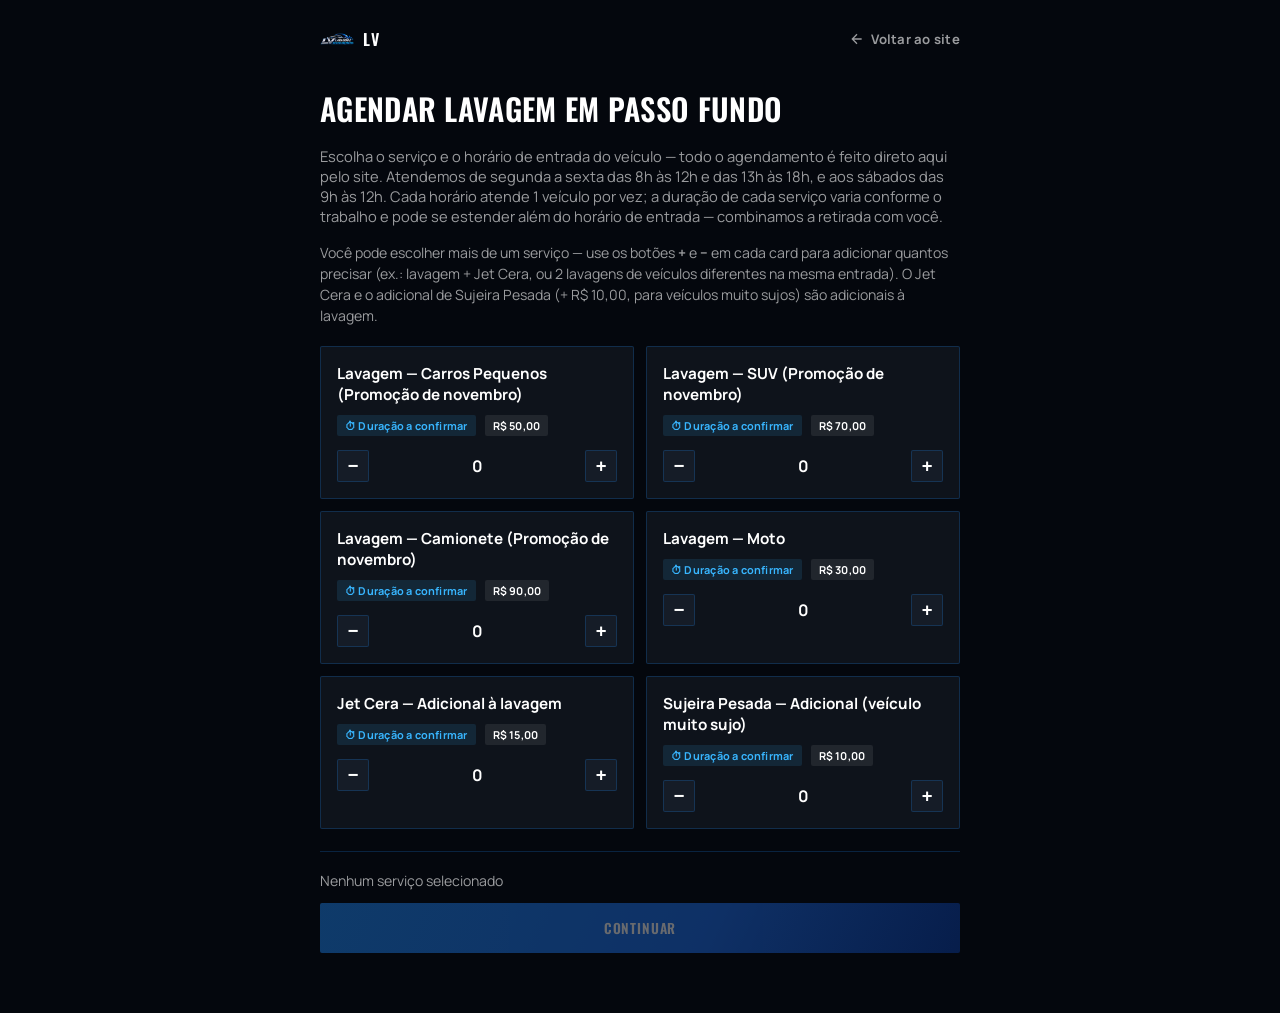
<file: agendar.html>
<!DOCTYPE html>
<html lang="pt-BR">
<head>
<meta charset="UTF-8">
<meta name="viewport" content="width=device-width, initial-scale=1.0">
<title>Agendar Lavagem em Passo Fundo - RS | LV Estética Automotiva</title>
<meta name="description" content="Agende online sua lavagem na LV Estética Automotiva, em Passo Fundo - RS. Escolha o serviço, o dia e o horário de entrada do veículo.">
<meta name="robots" content="index, follow">
<meta property="og:type" content="website">
<meta property="og:site_name" content="LV Estética Automotiva">
<meta property="og:locale" content="pt_BR">
<meta property="og:title" content="Agendar Lavagem em Passo Fundo - RS | LV Estética Automotiva">
<meta property="og:description" content="Agende online sua lavagem na LV Estética Automotiva, em Passo Fundo - RS.">
<meta property="og:url" content="[DOMÍNIO DO SITE]/agendar.html">
<meta property="og:image" content="[DOMÍNIO DO SITE]/img/og-lv-estetica-automotiva.jpg">
<meta name="theme-color" content="#04070D">
<link rel="canonical" href="[DOMÍNIO DO SITE]/agendar.html">
<link rel="icon" type="image/png" sizes="192x192" href="favicon-lv.png">
<link rel="apple-touch-icon" href="favicon-lv.png">
<script type="application/ld+json">
{"@context": "https://schema.org", "@type": "BreadcrumbList", "itemListElement": [{"@type": "ListItem", "position": 1, "name": "Início", "item": "[DOMÍNIO DO SITE]/"}, {"@type": "ListItem", "position": 2, "name": "Agendar lavagem", "item": "[DOMÍNIO DO SITE]/agendar.html"}]}
</script>
<link href="https://fonts.googleapis.com/css2?family=Oswald:wght@400;500;600;700&family=Manrope:wght@400;600;700;800&display=swap" rel="stylesheet">
<style>
:root{
  --black:#04070D; --black-soft:#0A0F16; --graphite:#0E131B; --graphite-2:#151C27;
  --red-fire:#1F6FEB; --red-deep:#0B3FA8; --orange-fire:#1E88F5; --gold:#38B6FF;
  --white:#FFFFFF; --white-60:rgba(255,255,255,.6); --line:rgba(30,136,245,.22);
  --danger:#E52316; --ok:#5cb85c;
  --font-display:'Oswald',sans-serif; --font-body:'Manrope',sans-serif;
  --flame-grad: linear-gradient(115deg, #1E88F5 0%, #1F6FEB 60%, #0B3FA8 100%);
}
*{box-sizing:border-box;}
body{margin:0;background:var(--black);color:var(--white);font-family:var(--font-body);padding:0 20px 60px;}
.wrap{max-width:640px;margin:0 auto;}
.topbar{max-width:640px;margin:0 auto;display:flex;align-items:center;justify-content:space-between;padding:22px 0 30px;}
.topbar__back{display:inline-flex;align-items:center;gap:6px;color:var(--white-60);text-decoration:none;font-size:.82rem;font-weight:700;letter-spacing:.02em;transition:color .2s;}
.topbar__back:hover{color:var(--gold);}
.topbar__back svg{width:16px;height:16px;}
.topbar__brand{display:flex;align-items:center;gap:9px;color:var(--white);text-decoration:none;font-family:var(--font-display);font-weight:600;font-size:1rem;letter-spacing:.1em;text-transform:uppercase;}
.topbar__brand img{width:34px;height:34px;object-fit:contain;flex-shrink:0;}
h1{font-family:var(--font-display);font-weight:600;text-transform:uppercase;font-size:1.9rem;margin:0 0 6px;letter-spacing:.01em;}
.sub{color:var(--white-60);font-size:.92rem;margin-bottom:32px;}
.step{display:none;}
.step.is-active{display:block;}
.card-grid{display:grid;grid-template-columns:1fr 1fr;gap:12px;margin-bottom:8px;}
.svc{border:1px solid var(--line);border-radius:2px;padding:16px;background:var(--graphite);cursor:pointer;transition:border-color .2s,transform .2s;}
.svc:hover{border-color:var(--orange-fire);transform:translateY(-2px);}
.svc.is-selected{border-color:var(--orange-fire);background:rgba(30,136,245,.08);}
.svc__name{font-weight:700;font-size:.95rem;margin-bottom:8px;}
.svc__badge{display:inline-block;font-size:.68rem;letter-spacing:.02em;text-transform:none;padding:3px 8px;border-radius:2px;font-weight:700;}
.svc__badge--duration{background:rgba(56,182,255,.12);color:var(--gold);}
.svc__badge--price{background:rgba(255,255,255,.08);color:var(--white);margin-left:6px;}
.svc__qty{display:flex;align-items:center;justify-content:space-between;margin-top:14px;}
.qty-btn{width:32px;height:32px;border-radius:2px;border:1px solid var(--line);background:var(--graphite-2);color:var(--white);font-size:1.15rem;font-weight:700;cursor:pointer;line-height:1;transition:border-color .2s,color .2s;}
.qty-btn:hover{border-color:var(--orange-fire);color:var(--gold);}
.qty-value{font-weight:700;font-size:1rem;min-width:22px;text-align:center;}
.svc-summary{margin-top:22px;border-top:1px solid var(--line);padding-top:18px;display:flex;flex-direction:column;gap:12px;}
.svc-summary__text{font-size:.88rem;color:var(--white-60);line-height:1.5;}
.svc-hint{color:var(--white-60);font-size:.88rem;margin:-16px 0 20px;line-height:1.5;}
.svc__duration{display:flex;align-items:center;gap:8px;border:1px solid var(--line);padding:14px 16px;border-radius:2px;margin-bottom:16px;background:var(--graphite);}
.svc__duration svg{width:18px;height:18px;flex-shrink:0;color:var(--gold);}
.svc__duration div strong{display:block;font-size:.68rem;letter-spacing:.06em;text-transform:uppercase;color:var(--white-60);font-weight:700;margin-bottom:2px;}
.svc__duration div span{font-size:.9rem;font-weight:700;}
.back{background:none;border:none;color:var(--gold);font-weight:700;cursor:pointer;margin-bottom:20px;font-size:.85rem;padding:0;}
label{display:block;font-size:.78rem;color:var(--white-60);margin-bottom:6px;font-weight:700;letter-spacing:.05em;text-transform:uppercase;}
input,.field{width:100%;padding:12px 14px;background:var(--graphite);border:1px solid var(--line);color:var(--white);border-radius:2px;margin-bottom:16px;font-family:inherit;font-size:.92rem;}
.slots{display:grid;grid-template-columns:repeat(3,1fr);gap:10px;margin-bottom:20px;}
.slot{padding:12px 8px;text-align:center;border:1px solid var(--line);border-radius:2px;cursor:pointer;font-size:.85rem;font-weight:700;}
.slot.is-full{opacity:.35;cursor:not-allowed;text-decoration:line-through;}
.slot.is-selected{border-color:var(--orange-fire);background:rgba(30,136,245,.12);color:var(--gold);}
.slot small{display:block;font-weight:400;color:var(--white-60);margin-top:2px;}
.btn{display:inline-flex;align-items:center;justify-content:center;gap:8px;width:100%;padding:15px;font-family:var(--font-display);font-weight:600;font-size:.85rem;letter-spacing:.06em;text-transform:uppercase;border-radius:2px;border:none;cursor:pointer;text-decoration:none;}
.btn--primary{background:var(--flame-grad);color:var(--white);}
.btn--primary:disabled{opacity:.4;cursor:not-allowed;}
.btn--whatsapp{background:#25D366;color:#052e14;}
.notice{border:1px solid var(--line);padding:14px 16px;border-radius:2px;font-size:.88rem;color:var(--white-60);margin-bottom:20px;line-height:1.6;}
.notice--warning{border-color:var(--danger);background:rgba(229,35,22,.08);color:var(--white);display:flex;gap:12px;align-items:flex-start;}
.notice--warning svg{width:22px;height:22px;flex-shrink:0;color:var(--danger);margin-top:1px;}
.notice--warning strong{display:block;color:var(--gold);font-weight:700;margin-bottom:4px;font-size:.82rem;letter-spacing:.02em;text-transform:uppercase;}
.notice--warning p{margin:0;font-size:.85rem;line-height:1.55;color:var(--white-60);}
.confirm{border:1px solid var(--line);padding:24px;border-radius:2px;text-align:center;}
.confirm h2{font-family:var(--font-display);text-transform:uppercase;color:var(--gold);margin-bottom:10px;letter-spacing:.02em;}
.notify-owner{margin-top:20px;border:1px solid var(--line);padding:20px;border-radius:2px;text-align:center;}
.notify-owner h3{font-family:var(--font-display);font-size:1rem;color:var(--gold);margin:0 0 6px;text-transform:uppercase;letter-spacing:.05em;}
.notify-owner p{color:var(--white-60);font-size:.86rem;margin:0 0 16px;line-height:1.5;}
</style>
</head>
<body>
<div class="topbar">
  <a href="index.html#topo" class="topbar__brand">
    <img src="img/logo-lv.webp" alt="LV Lavagem e Estética Automotiva — Passo Fundo" width="900" height="302">
    LV
  </a>
  <a href="index.html#localizacao" class="topbar__back">
    <svg viewBox="0 0 24 24" fill="none" stroke="currentColor" stroke-width="2"><path d="M19 12H5M12 19l-7-7 7-7"/></svg>
    Voltar ao site
  </a>
</div>
<div class="wrap">
  <h1>Agendar lavagem em Passo Fundo</h1>
  <p class="sub">Escolha o serviço e o horário de entrada do veículo — todo o agendamento é feito direto aqui pelo site. Atendemos de segunda a sexta das 8h às 12h e das 13h às 18h, e aos sábados das 9h às 12h. Cada horário atende 1 veículo por vez; a duração de cada serviço varia conforme o trabalho e pode se estender além do horário de entrada — combinamos a retirada com você.</p>

  <!-- ETAPA 1: serviços (o cliente pode escolher mais de um) -->
  <div class="step is-active" id="step-service">
    <p class="svc-hint">Você pode escolher mais de um serviço — use os botões <strong>+</strong> e <strong>−</strong> em cada card para adicionar quantos precisar (ex.: lavagem + Jet Cera, ou 2 lavagens de veículos diferentes na mesma entrada). O Jet Cera e o adicional de Sujeira Pesada (+ R$ 10,00, para veículos muito sujos) são adicionais à lavagem.</p>
    <div class="card-grid" id="serviceList"></div>
    <div class="svc-summary">
      <div class="svc-summary__text" id="svcSummaryText">Nenhum serviço selecionado</div>
      <button class="btn btn--primary" id="continueBtn" disabled>Continuar</button>
    </div>
  </div>

  <!-- ETAPA 2a: agendamento no site (data + slot) -->
  <div class="step" id="step-site">
    <button class="back" data-back>&larr; Trocar serviços</button>
    <label>Serviços selecionados</label>
    <div class="field" id="siteServiceLabel"></div>
    <div class="svc__duration" id="siteServiceDuration">
      <svg viewBox="0 0 24 24" fill="none" stroke="currentColor" stroke-width="1.8"><circle cx="12" cy="12" r="9"/><path d="M12 7v5l3 3"/></svg>
      <div><strong>Duração estimada</strong><span id="siteServiceDurationText"></span></div>
    </div>
    <div class="notice" id="multiServiceNotice" style="display:none;">
      Como você escolheu mais de um serviço, o tempo total de permanência do veículo pode ser maior — combinamos o horário de retirada com você pelo WhatsApp.
    </div>
    <label for="date">Data</label>
    <input type="date" id="date">
    <div id="slotsWrap"></div>
    <label for="name">Nome</label>
    <input type="text" id="name" placeholder="Seu nome">
    <label for="phone">Telefone/WhatsApp</label>
    <input type="tel" id="phone" placeholder="(00) 9....-....">

    <div class="notice notice--warning">
      <svg viewBox="0 0 24 24" fill="none" stroke="currentColor" stroke-width="1.8"><path d="M12 9v4M12 17h.01M10.29 3.86 1.82 18a2 2 0 0 0 1.71 3h16.94a2 2 0 0 0 1.71-3L14.71 3.86a2 2 0 0 0-3.42 0Z"/></svg>
      <p><strong>Tolerância de atraso: 20 minutos</strong>Se você atrasar e não avisar pelo WhatsApp dentro de 20 minutos após o horário de entrada, o agendamento será cancelado automaticamente e a vaga será liberada para outro cliente. Se atrasar, avise-nos o quanto antes para garantirmos seu horário.</p>
    </div>

    <button class="btn btn--primary" id="confirmBtn" disabled>Confirmar agendamento</button>
  </div>

  <!-- ETAPA 3: confirmação — aqui entra a mensagem de WhatsApp no lugar do PIX -->
  <div class="step" id="step-confirm">
    <div class="confirm">
      <h2>Agendamento confirmado</h2>
      <p id="confirmText"></p>
    </div>
    <div class="notify-owner">
      <h3>Avise a LV</h3>
      <p>Envie uma mensagem para a LV Estética com os detalhes do seu agendamento — assim a equipe já separa o horário pra você.</p>
      <a class="btn btn--whatsapp" id="ownerNotifyLink" target="_blank" rel="noopener">💬 Avisar pelo WhatsApp</a>
    </div>
  </div>
</div>

<script>
/* =========================================================
 * MOCK DE BACKEND (localStorage).
 * ATENÇÃO — limitação importante: localStorage é salvo só
 * no navegador/aparelho de cada cliente. Isso quer dizer que
 * um horário lotado por um cliente no celular dele NÃO some
 * pra outro cliente em outro celular — cada aparelho tem sua
 * própria "contagem". Serve pra não perder o controle enquanto
 * o mesmo cliente navega no site, mas não substitui um banco
 * de dados real compartilhado entre todo mundo.
 * Em produção troque por chamadas reais à API (ver
 * booking-logic.js), que revalida a vaga dentro de uma
 * transação no servidor para evitar overbooking de verdade.
 *
 * Sem etapa de pagamento: ao confirmar, o agendamento já nasce
 * com status 'confirmado' — a única coisa que falta é o cliente
 * clicar em "Avisar pelo WhatsApp" para a LV Estética ficar sabendo.
 * =======================================================*/
const SERVICES = [
  { id:'lavagem-carro-pequeno', name:'Lavagem — Carros Pequenos (Promoção de novembro)', durationLabel:'Duração a confirmar', price:50.00 },
  { id:'lavagem-suv', name:'Lavagem — SUV (Promoção de novembro)', durationLabel:'Duração a confirmar', price:70.00 },
  { id:'lavagem-camionete', name:'Lavagem — Camionete (Promoção de novembro)', durationLabel:'Duração a confirmar', price:90.00 },
  { id:'lavagem-moto', name:'Lavagem — Moto', durationLabel:'Duração a confirmar', price:30.00 },
  { id:'jet-cera', name:'Jet Cera — Adicional à lavagem', durationLabel:'Duração a confirmar', price:15.00 },
  { id:'sujeira-pesada', name:'Sujeira Pesada — Adicional (veículo muito sujo)', durationLabel:'Duração a confirmar', price:10.00 },
];
/* Capacidade única: 1 veículo por horário de entrada, em todos os serviços —
 * é uma baia só. Os horários são gerados a partir do EXPEDIENTE abaixo e
 * representam o horário de ENTRADA do veículo, não o horário em que o
 * serviço termina — serviços mais longos (ver durationLabel de cada um)
 * podem se estender além do expediente do dia; a retirada é combinada
 * diretamente com o cliente. */
const SLOT_STEP_MINUTES = 60;
const SLOT_CAPACITY = 1;

/* =========================================================
 * EXPEDIENTE DA LV
 * Segunda a sexta: 8h às 12h e 13h às 18h (almoço 12h–13h) · Sábado: 9h às 12h · Domingo: fechado.
 * =======================================================*/
function getWorkingWindows(dateStr){
  const day = new Date(`${dateStr}T00:00:00`).getDay(); // 0=Dom ... 6=Sáb
  if (day === 0) return [];                                   // domingo: fechado
  if (day === 6) return [ { start:'09:00', end:'12:00' } ];    // sábado
  return [                                                    // segunda a sexta
    { start:'08:00', end:'12:00' },
    { start:'13:00', end:'18:00' }                            // 12h–13h: almoço
  ];
}
function timeToMinutes(t){ const [h,m] = t.split(':').map(Number); return h*60+m; }
function minutesToTime(mins){ const h=String(Math.floor(mins/60)).padStart(2,'0'); const m=String(mins%60).padStart(2,'0'); return `${h}:${m}`; }
function generateSlots(dateStr, stepMinutes){
  const windows = getWorkingWindows(dateStr);
  const slots = [];
  // Se a data for hoje, não oferece horários que já passaram.
  const now = new Date();
  const todayStr = `${now.getFullYear()}-${String(now.getMonth()+1).padStart(2,'0')}-${String(now.getDate()).padStart(2,'0')}`;
  const nowM = dateStr === todayStr ? now.getHours()*60 + now.getMinutes() : -1;
  windows.forEach(win=>{
    const startM = timeToMinutes(win.start);
    const endM = timeToMinutes(win.end);
    for (let t = startM; t < endM; t += stepMinutes){
      if (t > nowM) slots.push(minutesToTime(t));
    }
  });
  return slots;
}

/* =========================================================
 * CONFIGURAÇÃO CENTRAL DA ESTÉTICA
 * Único lugar do arquivo com dados específicos deste cliente.
 * Em produção (ex.: Next.js) isso vira uma env var:
 *   NEXT_PUBLIC_WHATSAPP_ESTETICA=5554992657516
 * lida via process.env.NEXT_PUBLIC_WHATSAPP_ESTETICA.
 * =======================================================*/
const CONFIG = {
  empresaNome: 'LV Estética Automotiva',
  whatsappEstetica: '5554992657516', // [PLACEHOLDER] substitua pelo WhatsApp real da LV Estética, número do PROPRIETÁRIO
};

function getAppointments(){ return JSON.parse(localStorage.getItem('lv_appointments')||'[]'); }
function saveAppointment(a){ const all=getAppointments(); all.push(a); localStorage.setItem('lv_appointments', JSON.stringify(all)); }
function countConfirmed(date, slotTime){
  return getAppointments().filter(a=>a.date===date && a.slotTime===slotTime && a.status==='confirmado').length;
}

/* state.services guarda a quantidade escolhida de cada serviço: { [id]: qty }.
 * Isso permite ao cliente escolher mais de 1 lavagem (ou combinar serviços
 * diferentes) numa mesma entrada, antes de avançar para data/horário. */
let state = { services:{}, selectedItems:[], slot:null };

function renderServices(){
  const list = document.getElementById('serviceList');
  list.innerHTML='';
  SERVICES.forEach(s=>{
    const qty = state.services[s.id] || 0;
    const el=document.createElement('div');
    el.className='svc'+(qty>0?' is-selected':'');
    el.innerHTML = `<div class="svc__name">${s.name}</div>
      <span class="svc__badge svc__badge--duration">⏱ ${s.durationLabel}</span>
      ${s.price!=null ? `<span class="svc__badge svc__badge--price">R$ ${s.price.toFixed(2).replace('.',',')}</span>` : ''}
      <div class="svc__qty">
        <button type="button" class="qty-btn qty-minus" aria-label="Remover ${s.name}">−</button>
        <span class="qty-value">${qty}</span>
        <button type="button" class="qty-btn qty-plus" aria-label="Adicionar ${s.name}">+</button>
      </div>`;
    const qtyEl = el.querySelector('.qty-value');
    el.querySelector('.qty-minus').onclick=()=>changeQty(s,-1,el,qtyEl);
    el.querySelector('.qty-plus').onclick=()=>changeQty(s,1,el,qtyEl);
    list.appendChild(el);
  });
  updateSummary();
}

function changeQty(s, delta, el, qtyEl){
  const next = Math.max(0, (state.services[s.id]||0) + delta);
  if (next === 0) delete state.services[s.id]; else state.services[s.id] = next;
  qtyEl.textContent = next;
  el.classList.toggle('is-selected', next>0);
  updateSummary();
}

function getSelectedServicesList(){
  return Object.entries(state.services).map(([id,qty])=>({service:SERVICES.find(s=>s.id===id), qty}));
}

function formatServicesLabel(items, sep){
  return items.map(i => i.qty>1 ? `${i.qty}× ${i.service.name}` : i.service.name).join(sep);
}

function updateSummary(){
  const items = getSelectedServicesList();
  const total = items.reduce((sum,i)=>sum+i.qty,0);
  document.getElementById('svcSummaryText').textContent = total===0
    ? 'Nenhum serviço selecionado'
    : `${total} serviço${total>1?'s':''} selecionado${total>1?'s':''}: ${formatServicesLabel(items, ' + ')}`;
  document.getElementById('continueBtn').disabled = total===0;
}

function goToStep(id){
  document.querySelectorAll('.step').forEach(s=>s.classList.remove('is-active'));
  document.getElementById(id).classList.add('is-active');
}

document.getElementById('continueBtn').onclick = ()=>{
  const items = getSelectedServicesList();
  if (items.length===0) return;
  state.selectedItems = items;
  document.getElementById('siteServiceLabel').innerHTML = formatServicesLabel(items, '<br>');
  document.getElementById('siteServiceDurationText').textContent = items.map(i=>i.service.durationLabel).join(' · ');
  document.getElementById('multiServiceNotice').style.display = items.length>1 ? 'block' : 'none';
  const dateInput = document.getElementById('date');
  const hoje = new Date();
  dateInput.min = `${hoje.getFullYear()}-${String(hoje.getMonth()+1).padStart(2,'0')}-${String(hoje.getDate()).padStart(2,'0')}`;
  dateInput.value = dateInput.min;
  renderSlots();
  dateInput.onchange = renderSlots;
  goToStep('step-site');
};

function renderSlots(){
  const date = document.getElementById('date').value;
  const wrap = document.getElementById('slotsWrap');
  const slotTimes = generateSlots(date, SLOT_STEP_MINUTES);
  state.slot = null;
  updateConfirmState();

  if (slotTimes.length === 0) {
    wrap.innerHTML = '<div class="notice">Fechado nesse dia ou sem horários disponíveis. Atendemos de segunda a sexta das 8h às 12h e das 13h às 18h, e aos sábados das 9h às 12h — escolha outra data.</div>';
    return;
  }

  wrap.innerHTML = '<label>Horário de entrada</label><div class="slots" id="slotsGrid"></div>';
  const grid = document.getElementById('slotsGrid');
  slotTimes.forEach(slotTime=>{
    const confirmed = countConfirmed(date, slotTime);
    const vagas = SLOT_CAPACITY - confirmed;
    const el = document.createElement('div');
    el.className = 'slot' + (vagas<=0 ? ' is-full':'');
    el.innerHTML = `${slotTime}<small>${vagas>0?'disponível':'lotado'}</small>`;
    if (vagas>0){
      el.onclick=()=>{
        [...grid.children].forEach(c=>c.classList.remove('is-selected'));
        el.classList.add('is-selected');
        state.slot = slotTime;
        updateConfirmState();
      };
    }
    grid.appendChild(el);
  });
}

function updateConfirmState(){
  document.getElementById('confirmBtn').disabled = !state.slot;
}

document.getElementById('confirmBtn').onclick = ()=>{
  const date = document.getElementById('date').value;
  const name = document.getElementById('name').value.trim();
  const phone = document.getElementById('phone').value.trim();
  if (!name || !phone) { alert('Preencha nome e telefone.'); return; }

  // Revalidação de última hora (o backend real faz isso dentro de uma transação)
  const confirmed = countConfirmed(date, state.slot);
  if (confirmed >= SLOT_CAPACITY) {
    alert('Esse horário acabou de lotar. Escolha outro.');
    renderSlots();
    return;
  }

  // Sem etapa de pagamento: o agendamento já nasce confirmado.
  const appointment = {
    date, slotTime: state.slot,
    services: state.selectedItems.map(i=>({id:i.service.id, qty:i.qty})),
    name, phone, status:'confirmado'
  };
  saveAppointment(appointment);

  const [y,m,d] = date.split('-');
  document.getElementById('confirmText').textContent =
    `${formatServicesLabel(state.selectedItems, ', ')} — entrada em ${d}/${m}/${y} às ${state.slot}.`;
  document.getElementById('ownerNotifyLink').href = buildOwnerNotificationUrl(appointment);
  goToStep('step-confirm');
};

document.querySelectorAll('[data-back]').forEach(b=>b.onclick=()=>{ renderServices(); goToStep('step-service'); });

/* =========================================================
 * NOTIFICAÇÃO DA LV APÓS AGENDAMENTO PELO SITE
 * Chamada só DEPOIS que o agendamento já foi salvo com sucesso.
 * Não envia nada sozinha — apenas monta o link click-to-chat;
 * quem decide enviar é o cliente, clicando no botão. É esta
 * etapa que substitui o pagamento de adiantamento via PIX.
 * =======================================================*/
function buildOwnerNotificationMessage({ name, phone, services, date, slotTime }){
  const [y,m,d] = date.split('-');
  const linhasServicos = services.map(({id,qty})=>{
    const s = SERVICES.find(x=>x.id===id);
    const nome = s ? s.name : id;
    const dur = s ? s.durationLabel : 'a confirmar';
    const prefixo = qty>1 ? `${qty}× ` : '';
    const precoTxt = s && s.price!=null ? ` — R$ ${s.price.toFixed(2).replace('.',',')}${qty>1?` cada (total R$ ${(s.price*qty).toFixed(2).replace('.',',')})`:''}` : '';
    return `• ${prefixo}${nome} (⏱ ${dur})${precoTxt}`;
  });
  const linhas = [
    'Olá! Novo agendamento realizado pelo site.',
    '',
    `👤 Cliente: ${name}`,
    `📱 WhatsApp: ${phone}`,
    '',
    '🔥 Serviços:',
    ...linhasServicos,
    '',
    `📅 Data de entrada: ${d}/${m}/${y}`,
    `🕐 Horário de entrada: ${slotTime}`,
    '',
    'O agendamento foi realizado pelo sistema do site.',
  ];
  return linhas.join('\n');
}
function buildOwnerNotificationUrl(appointment){
  const mensagem = buildOwnerNotificationMessage(appointment);
  return `https://wa.me/${CONFIG.whatsappEstetica}?text=${encodeURIComponent(mensagem)}`;
}

renderServices();
</script>
</body>
</html>
</file>
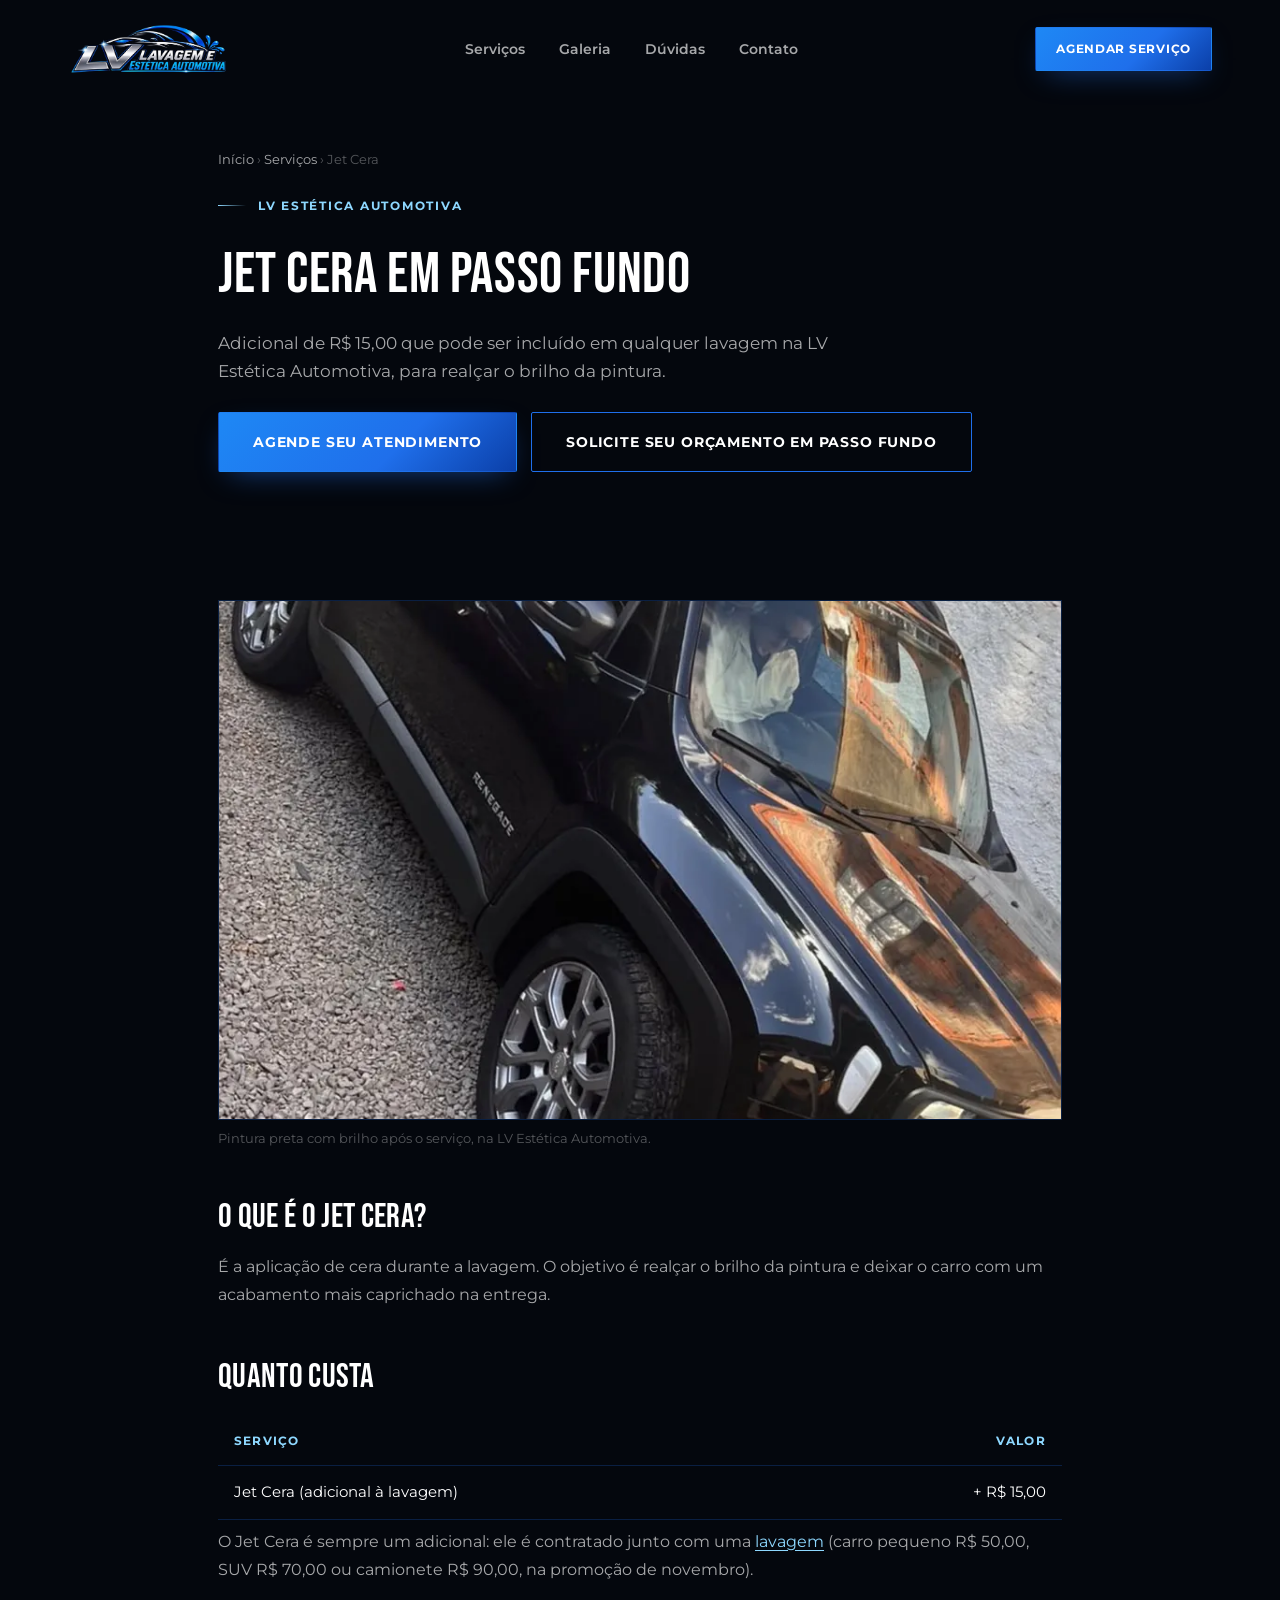
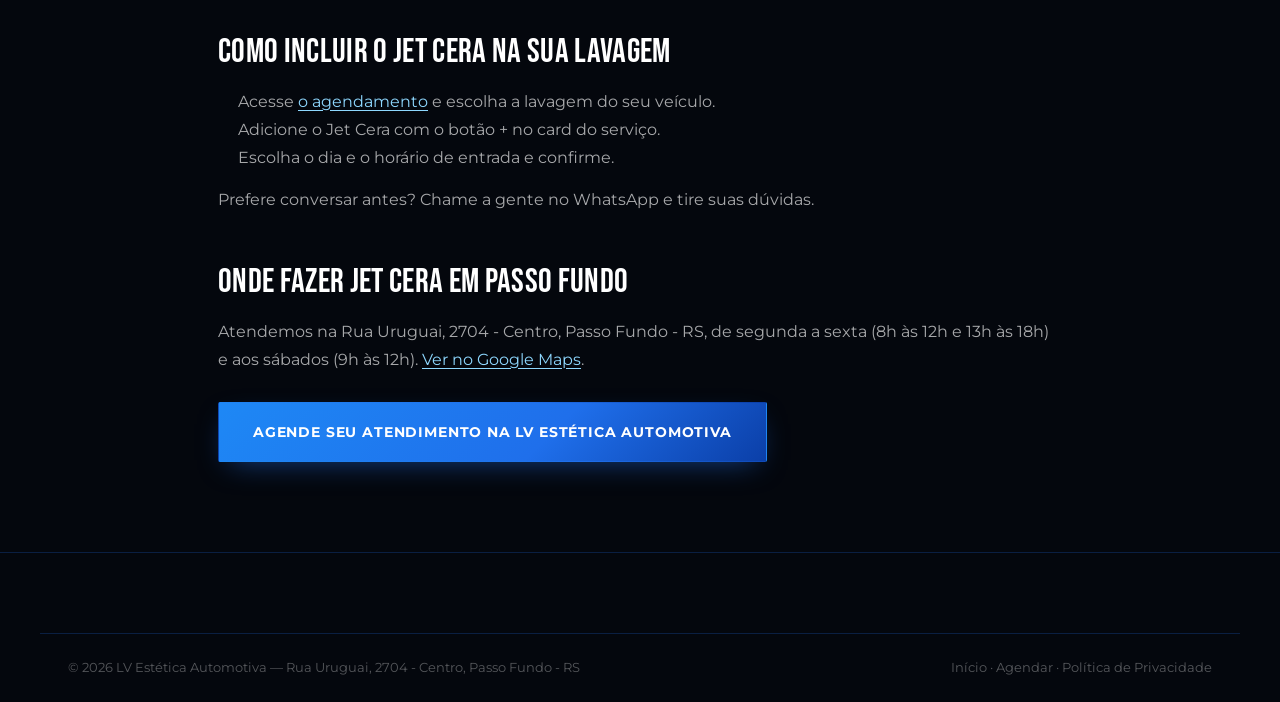
<file: jet-cera-passo-fundo.html>
<!DOCTYPE html>
<html lang="pt-BR">
<head>
<meta charset="UTF-8">
<meta name="viewport" content="width=device-width, initial-scale=1.0">
<title>Jet Cera em Passo Fundo - RS | LV Estética Automotiva</title>
<meta name="description" content="Jet Cera em Passo Fundo - RS: adicional de R$ 15 para realçar o brilho da pintura na sua lavagem. Agende online na LV Estética Automotiva.">
<meta name="robots" content="index, follow, max-image-preview:large">
<meta name="theme-color" content="#04070D">
<link rel="canonical" href="[DOMÍNIO DO SITE]/jet-cera-passo-fundo.html">
<meta property="og:type" content="website">
<meta property="og:site_name" content="LV Estética Automotiva">
<meta property="og:locale" content="pt_BR">
<meta property="og:title" content="Jet Cera em Passo Fundo - RS | LV Estética Automotiva">
<meta property="og:description" content="Jet Cera em Passo Fundo - RS: adicional de R$ 15 para realçar o brilho da pintura na sua lavagem. Agende online na LV Estética Automotiva.">
<meta property="og:url" content="[DOMÍNIO DO SITE]/jet-cera-passo-fundo.html">
<meta property="og:image" content="[DOMÍNIO DO SITE]/img/og-lv-estetica-automotiva.jpg">
<meta property="og:image:alt" content="Pintura com brilho após a lavagem e Jet Cera na LV Estética, Passo Fundo">
<meta name="twitter:card" content="summary_large_image">
<link rel="icon" type="image/png" sizes="192x192" href="favicon-lv.png">
<link rel="apple-touch-icon" href="favicon-lv.png">
<link rel="preconnect" href="https://fonts.googleapis.com">
<link rel="preconnect" href="https://fonts.gstatic.com" crossorigin>
<link href="https://fonts.googleapis.com/css2?family=Bebas+Neue&family=Oswald:wght@400;500;600;700&family=Montserrat:wght@400;500;600;700;800&display=swap" rel="stylesheet">
<link rel="stylesheet" href="styles.css">
<script type="application/ld+json">
{
 "@context": "https://schema.org",
 "@graph": [
  {
   "@type": "BreadcrumbList",
   "itemListElement": [
    {
     "@type": "ListItem",
     "position": 1,
     "name": "Início",
     "item": "[DOMÍNIO DO SITE]/"
    },
    {
     "@type": "ListItem",
     "position": 2,
     "name": "Jet Cera em Passo Fundo",
     "item": "[DOMÍNIO DO SITE]/jet-cera-passo-fundo.html"
    }
   ]
  },
  {
   "@type": "Service",
   "name": "Jet Cera em Passo Fundo",
   "description": "Aplicação de Jet Cera como adicional à lavagem na LV Estética Automotiva, em Passo Fundo - RS.",
   "serviceType": "Aplicação de cera",
   "provider": {
    "@id": "[DOMÍNIO DO SITE]/#negocio"
   },
   "areaServed": {
    "@type": "City",
    "name": "Passo Fundo"
   },
   "offers": [
    {
     "@type": "Offer",
     "name": "Jet Cera (adicional à lavagem)",
     "priceCurrency": "BRL",
     "price": "15.00"
    }
   ]
  }
 ]
}
</script>
</head>
<body>
<header class="header" id="header">
  <div class="container header__inner">
    <a href="index.html" class="brand"><span class="brand__mark brand__mark--logo"><img src="img/logo-lv.webp" alt="LV Lavagem e Estética Automotiva — Passo Fundo" width="900" height="302"></span></a>
    <nav class="nav" id="nav">
      <a href="index.html#servicos" class="nav__link">Serviços</a>
      <a href="index.html#galeria" class="nav__link">Galeria</a>
      <a href="index.html#duvidas" class="nav__link">Dúvidas</a>
      <a href="index.html#contato" class="nav__link">Contato</a>
    </nav>
    <a href="https://wa.me/5554992657516?text=Ol%C3%A1!%20Quero%20agendar%20um%20hor%C3%A1rio%20na%20LV%20Est%C3%A9tica." target="_blank" rel="noopener" class="btn btn--primary btn--sm header__cta">Agendar Serviço</a>
    <button class="menu-toggle" id="menuToggle" aria-label="Abrir menu" aria-expanded="false" aria-controls="nav"><span></span><span></span><span></span></button>
  </div>
</header>

<main>
<section class="page-hero">
  <div class="container">
    <nav class="crumbs" aria-label="Você está em"><a href="index.html">Início</a> › <a href="index.html#servicos">Serviços</a> › Jet Cera</nav>
    <span class="eyebrow"><span class="eyebrow__line"></span>LV Estética Automotiva</span>
    <h1>Jet Cera em Passo Fundo</h1>
    <p class="page-hero__lead">Adicional de R$ 15,00 que pode ser incluído em qualquer lavagem na LV Estética Automotiva, para realçar o brilho da pintura.</p>
    <div class="cta-row">
      <a href="agendar.html" class="btn btn--primary btn--lg">Agende seu atendimento</a>
      <a href="https://wa.me/5554992657516?text=Ol%C3%A1!%20Quero%20incluir%20Jet%20Cera%20na%20minha%20lavagem." target="_blank" rel="noopener" class="btn btn--outline btn--lg">Solicite seu orçamento em Passo Fundo</a>
    </div>
  </div>
</section>
<section class="prose">
  <div class="container">
    <figure><img src="img/lavagem-suv-preto-brilho-passo-fundo.webp" alt="SUV preto com pintura brilhante após a lavagem na LV Estética Automotiva, em Passo Fundo" width="900" height="1600" loading="eager" decoding="async"><figcaption>Pintura preta com brilho após o serviço, na LV Estética Automotiva.</figcaption></figure>

    <h2>O que é o Jet Cera?</h2>
    <p>É a aplicação de cera durante a lavagem. O objetivo é realçar o brilho da pintura e deixar o carro com um acabamento mais caprichado na entrega.</p>

    <h2>Quanto custa</h2>
    <table class="price-list">
      <thead><tr><th>Serviço</th><th>Valor</th></tr></thead>
      <tbody>
        <tr><td>Jet Cera (adicional à lavagem)</td><td>+ R$ 15,00</td></tr>
      </tbody>
    </table>
    <p class="price-note">O Jet Cera é sempre um adicional: ele é contratado junto com uma <a href="lavagem-automotiva-passo-fundo.html">lavagem</a> (carro pequeno R$ 50,00, SUV R$ 70,00 ou camionete R$ 90,00, na promoção de novembro).</p>

    <h2>Como incluir o Jet Cera na sua lavagem</h2>
    <ul>
      <li>Acesse <a href="agendar.html">o agendamento</a> e escolha a lavagem do seu veículo.</li>
      <li>Adicione o Jet Cera com o botão + no card do serviço.</li>
      <li>Escolha o dia e o horário de entrada e confirme.</li>
    </ul>
    <p>Prefere conversar antes? Chame a gente no WhatsApp e tire suas dúvidas.</p>

    <h2>Onde fazer Jet Cera em Passo Fundo</h2>
    <p>Atendemos na Rua Uruguai, 2704 - Centro, Passo Fundo - RS, de segunda a sexta (8h às 12h e 13h às 18h) e aos sábados (9h às 12h). <a href="https://www.google.com/maps/search/?api=1&amp;query=Rua+Uruguai+2704+Passo+Fundo+RS" target="_blank" rel="noopener">Ver no Google Maps</a>.</p>
    <div class="cta-row">
      <a href="agendar.html" class="btn btn--primary btn--lg">Agende seu atendimento na LV Estética Automotiva</a>
    </div>
  </div>
</section>
</main>
<footer class="footer">
  <div class="container footer__bottom">
    <span>© 2026 LV Estética Automotiva — Rua Uruguai, 2704 - Centro, Passo Fundo - RS</span>
    <span><a href="index.html" style="color:inherit">Início</a> · <a href="agendar.html" style="color:inherit">Agendar</a> · <a href="politica-privacidade.html" style="color:inherit">Política de Privacidade</a></span>
  </div>
</footer>
<script>
const header=document.getElementById('header');
const onScroll=()=>header.classList.toggle('is-scrolled',window.scrollY>24);
onScroll();window.addEventListener('scroll',onScroll,{passive:true});
const mt=document.getElementById('menuToggle');
mt.addEventListener('click',()=>{const o=document.body.classList.toggle('nav-open');mt.setAttribute('aria-expanded',String(o));});
const track=(n)=>{try{if(typeof window.gtag==='function')window.gtag('event',n);if(Array.isArray(window.dataLayer))window.dataLayer.push({event:n});}catch(e){}};
document.querySelectorAll('a[href*="wa.me"]').forEach(a=>a.addEventListener('click',()=>track('whatsapp_click')));
document.querySelectorAll('a[href^="agendar.html"]').forEach(a=>a.addEventListener('click',()=>track('agendar_click')));
</script>
</body>
</html>
</file>
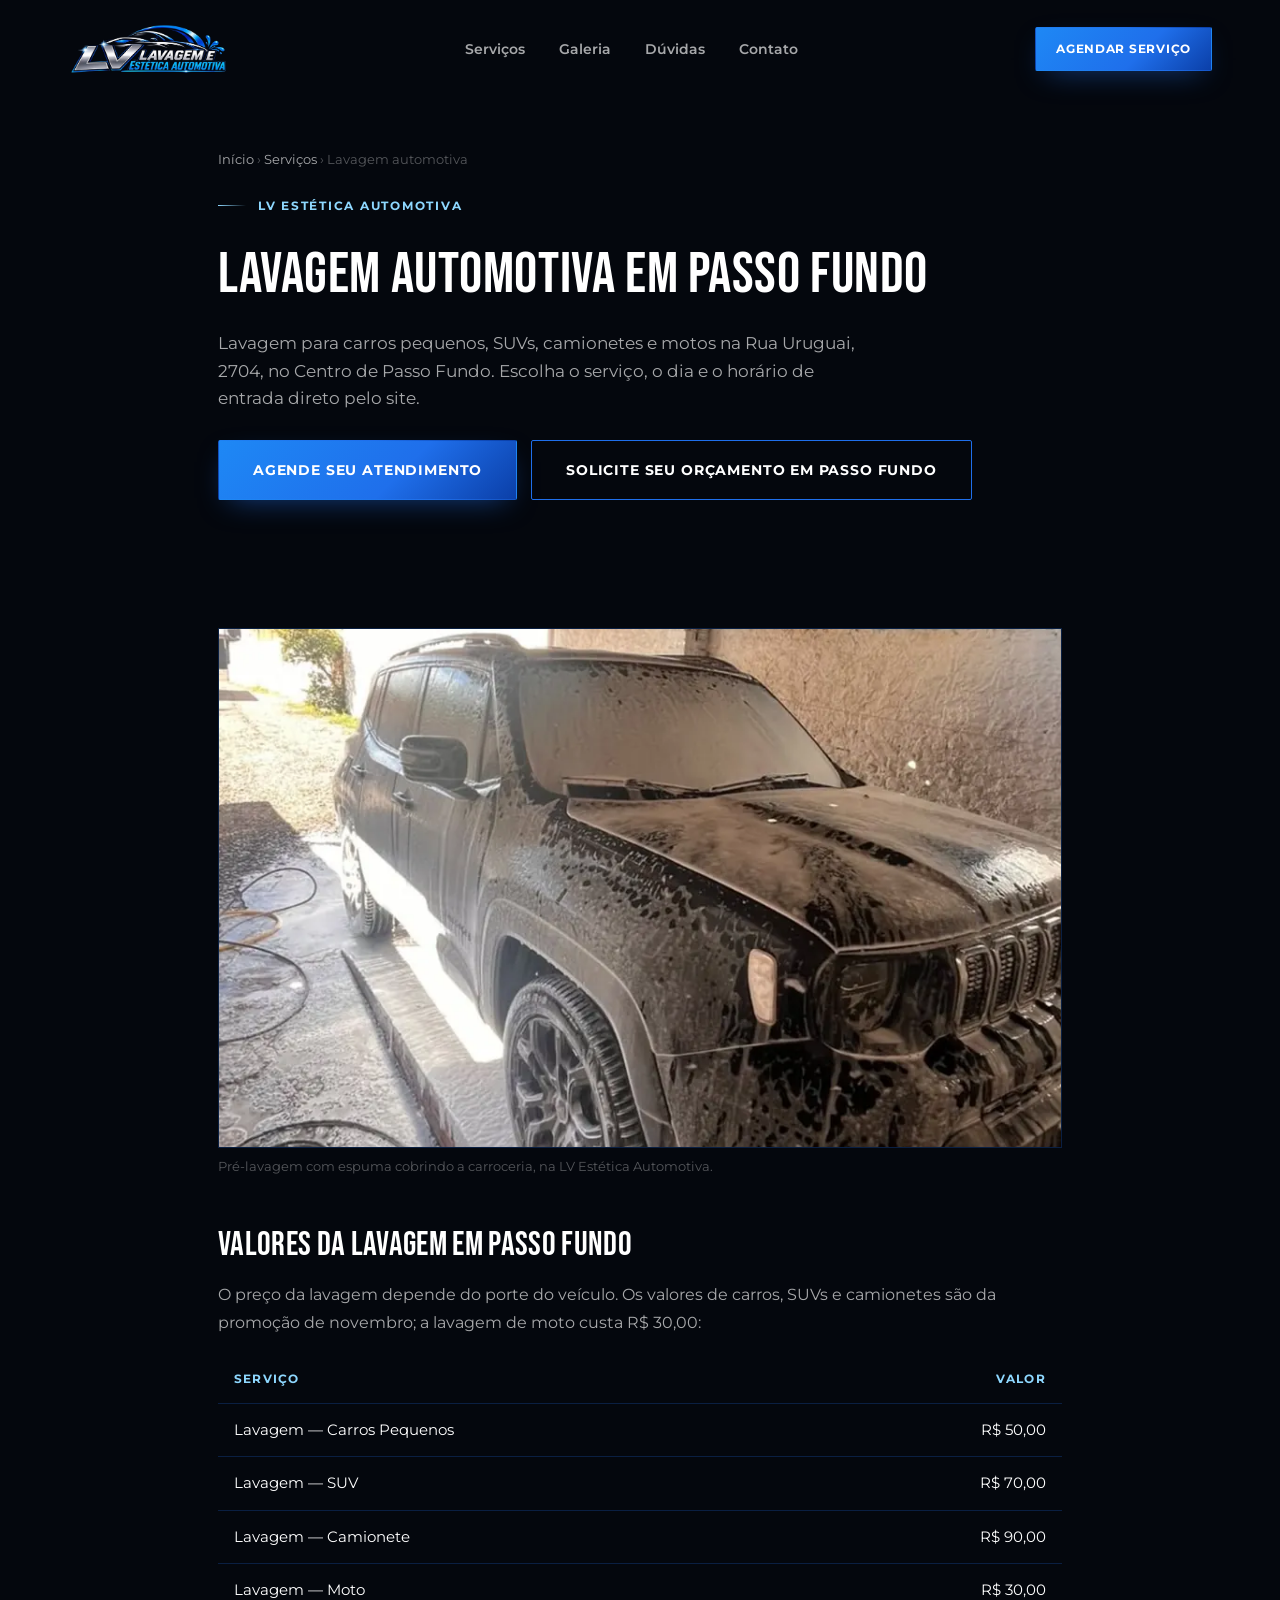
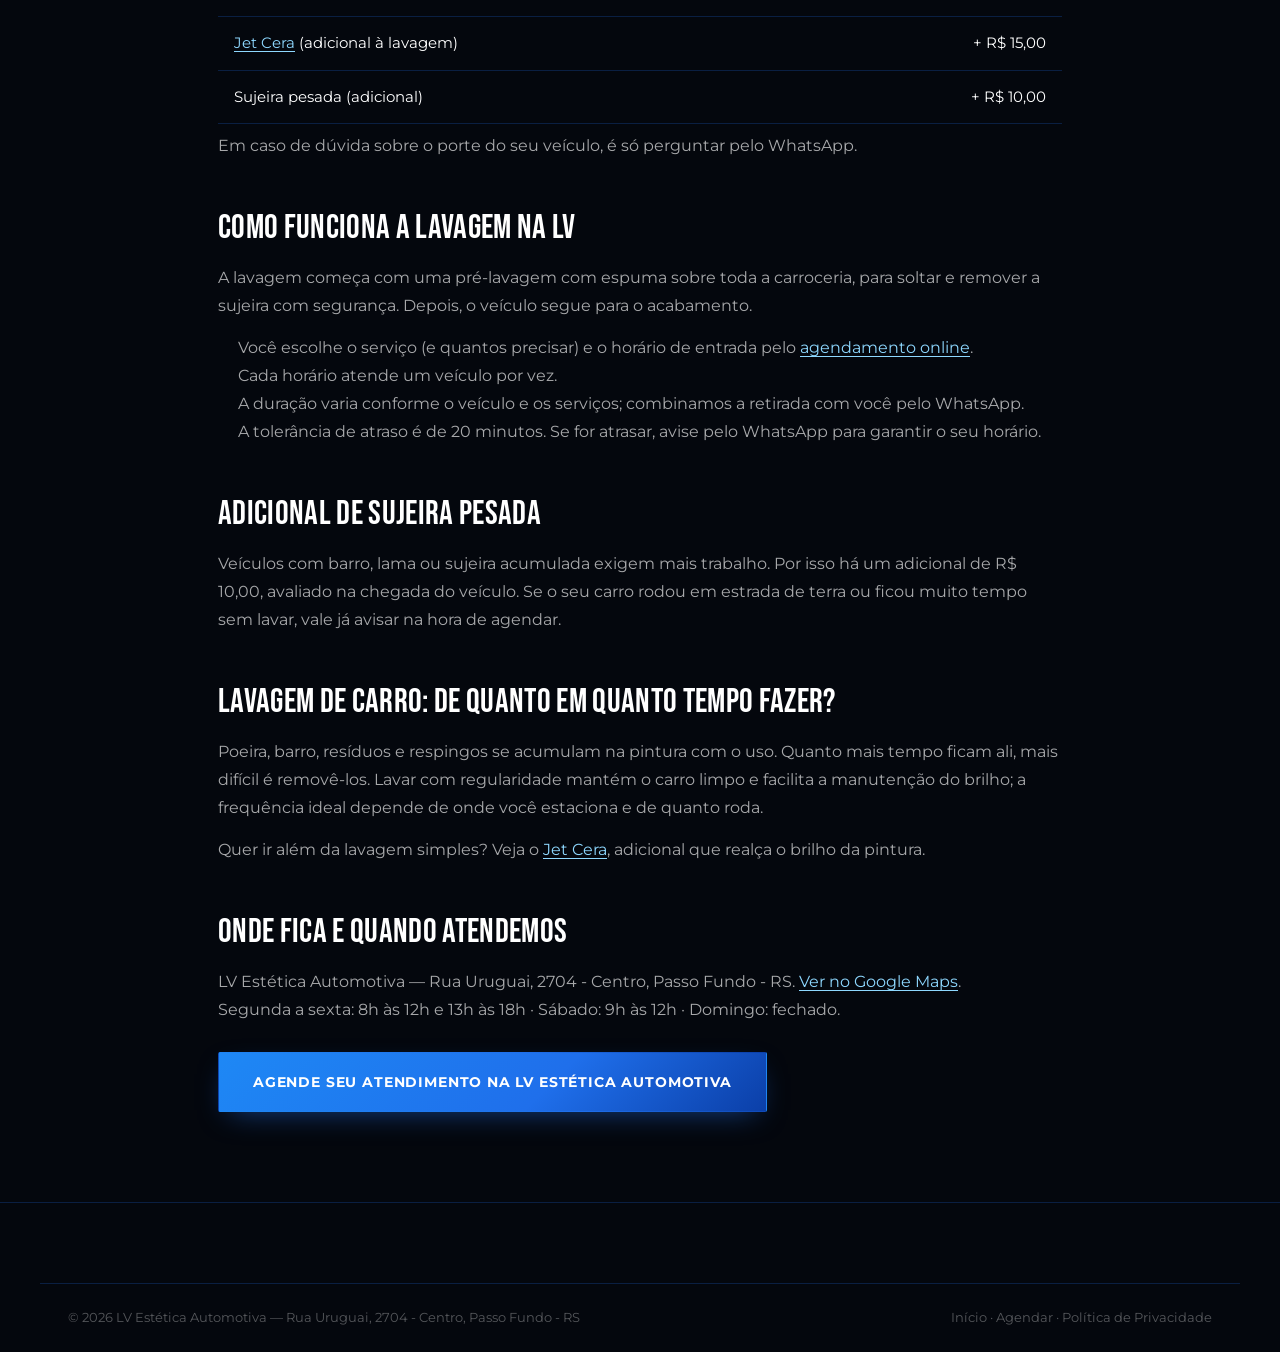
<file: lavagem-automotiva-passo-fundo.html>
<!DOCTYPE html>
<html lang="pt-BR">
<head>
<meta charset="UTF-8">
<meta name="viewport" content="width=device-width, initial-scale=1.0">
<title>Lavagem Automotiva em Passo Fundo - RS | LV Estética</title>
<meta name="description" content="Lavagem de carros, SUVs, camionetes e motos em Passo Fundo - RS, a partir de R$ 30. Veja valores, como funciona e agende online na LV Estética Automotiva.">
<meta name="robots" content="index, follow, max-image-preview:large">
<meta name="theme-color" content="#04070D">
<link rel="canonical" href="[DOMÍNIO DO SITE]/lavagem-automotiva-passo-fundo.html">
<meta property="og:type" content="website">
<meta property="og:site_name" content="LV Estética Automotiva">
<meta property="og:locale" content="pt_BR">
<meta property="og:title" content="Lavagem Automotiva em Passo Fundo - RS | LV Estética">
<meta property="og:description" content="Lavagem de carros, SUVs, camionetes e motos em Passo Fundo - RS, a partir de R$ 30. Veja valores, como funciona e agende online na LV Estética Automotiva.">
<meta property="og:url" content="[DOMÍNIO DO SITE]/lavagem-automotiva-passo-fundo.html">
<meta property="og:image" content="[DOMÍNIO DO SITE]/img/og-lv-estetica-automotiva.jpg">
<meta property="og:image:alt" content="Lavagem automotiva na LV Estética, Passo Fundo">
<meta name="twitter:card" content="summary_large_image">
<link rel="icon" type="image/png" sizes="192x192" href="favicon-lv.png">
<link rel="apple-touch-icon" href="favicon-lv.png">
<link rel="preconnect" href="https://fonts.googleapis.com">
<link rel="preconnect" href="https://fonts.gstatic.com" crossorigin>
<link href="https://fonts.googleapis.com/css2?family=Bebas+Neue&family=Oswald:wght@400;500;600;700&family=Montserrat:wght@400;500;600;700;800&display=swap" rel="stylesheet">
<link rel="stylesheet" href="styles.css">
<script type="application/ld+json">
{
 "@context": "https://schema.org",
 "@graph": [
  {
   "@type": "BreadcrumbList",
   "itemListElement": [
    {
     "@type": "ListItem",
     "position": 1,
     "name": "Início",
     "item": "[DOMÍNIO DO SITE]/"
    },
    {
     "@type": "ListItem",
     "position": 2,
     "name": "Lavagem automotiva em Passo Fundo",
     "item": "[DOMÍNIO DO SITE]/lavagem-automotiva-passo-fundo.html"
    }
   ]
  },
  {
   "@type": "Service",
   "name": "Lavagem automotiva em Passo Fundo",
   "description": "Lavagem de carros pequenos, SUVs, camionetes e motos na LV Estética Automotiva, em Passo Fundo - RS.",
   "serviceType": "Lavagem automotiva",
   "provider": {
    "@id": "[DOMÍNIO DO SITE]/#negocio"
   },
   "areaServed": {
    "@type": "City",
    "name": "Passo Fundo"
   },
   "offers": [
    {
     "@type": "Offer",
     "name": "Lavagem — Carros Pequenos",
     "priceCurrency": "BRL",
     "price": "50.00"
    },
    {
     "@type": "Offer",
     "name": "Lavagem — SUV",
     "priceCurrency": "BRL",
     "price": "70.00"
    },
    {
     "@type": "Offer",
     "name": "Lavagem — Camionete",
     "priceCurrency": "BRL",
     "price": "90.00"
    },
    {
     "@type": "Offer",
     "name": "Lavagem — Moto",
     "priceCurrency": "BRL",
     "price": "30.00"
    },
    {
     "@type": "Offer",
     "name": "Adicional de sujeira pesada",
     "priceCurrency": "BRL",
     "price": "10.00"
    }
   ]
  }
 ]
}
</script>
</head>
<body>
<header class="header" id="header">
  <div class="container header__inner">
    <a href="index.html" class="brand"><span class="brand__mark brand__mark--logo"><img src="img/logo-lv.webp" alt="LV Lavagem e Estética Automotiva — Passo Fundo" width="900" height="302"></span></a>
    <nav class="nav" id="nav">
      <a href="index.html#servicos" class="nav__link">Serviços</a>
      <a href="index.html#galeria" class="nav__link">Galeria</a>
      <a href="index.html#duvidas" class="nav__link">Dúvidas</a>
      <a href="index.html#contato" class="nav__link">Contato</a>
    </nav>
    <a href="https://wa.me/5554992657516?text=Ol%C3%A1!%20Quero%20agendar%20um%20hor%C3%A1rio%20na%20LV%20Est%C3%A9tica." target="_blank" rel="noopener" class="btn btn--primary btn--sm header__cta">Agendar Serviço</a>
    <button class="menu-toggle" id="menuToggle" aria-label="Abrir menu" aria-expanded="false" aria-controls="nav"><span></span><span></span><span></span></button>
  </div>
</header>

<main>
<section class="page-hero">
  <div class="container">
    <nav class="crumbs" aria-label="Você está em"><a href="index.html">Início</a> › <a href="index.html#servicos">Serviços</a> › Lavagem automotiva</nav>
    <span class="eyebrow"><span class="eyebrow__line"></span>LV Estética Automotiva</span>
    <h1>Lavagem automotiva em Passo Fundo</h1>
    <p class="page-hero__lead">Lavagem para carros pequenos, SUVs, camionetes e motos na Rua Uruguai, 2704, no Centro de Passo Fundo. Escolha o serviço, o dia e o horário de entrada direto pelo site.</p>
    <div class="cta-row">
      <a href="agendar.html" class="btn btn--primary btn--lg">Agende seu atendimento</a>
      <a href="https://wa.me/5554992657516?text=Ol%C3%A1!%20Quero%20um%20or%C3%A7amento%20de%20lavagem%20em%20Passo%20Fundo." target="_blank" rel="noopener" class="btn btn--outline btn--lg">Solicite seu orçamento em Passo Fundo</a>
    </div>
  </div>
</section>
<section class="prose">
  <div class="container">
    <figure><img src="img/lavagem-suv-preto-espuma-passo-fundo.webp" alt="SUV preto coberto de espuma na pré-lavagem da LV Estética Automotiva, em Passo Fundo" width="900" height="1600" loading="eager" decoding="async"><figcaption>Pré-lavagem com espuma cobrindo a carroceria, na LV Estética Automotiva.</figcaption></figure>

    <h2>Valores da lavagem em Passo Fundo</h2>
    <p>O preço da lavagem depende do porte do veículo. Os valores de carros, SUVs e camionetes são da promoção de novembro; a lavagem de moto custa R$ 30,00:</p>
    <table class="price-list">
      <thead><tr><th>Serviço</th><th>Valor</th></tr></thead>
      <tbody>
        <tr><td>Lavagem — Carros Pequenos</td><td>R$ 50,00</td></tr>
        <tr><td>Lavagem — SUV</td><td>R$ 70,00</td></tr>
        <tr><td>Lavagem — Camionete</td><td>R$ 90,00</td></tr>
        <tr><td>Lavagem — Moto</td><td>R$ 30,00</td></tr>
        <tr><td><a href="jet-cera-passo-fundo.html">Jet Cera</a> (adicional à lavagem)</td><td>+ R$ 15,00</td></tr>
        <tr><td>Sujeira pesada (adicional)</td><td>+ R$ 10,00</td></tr>
      </tbody>
    </table>
    <p class="price-note">Em caso de dúvida sobre o porte do seu veículo, é só perguntar pelo WhatsApp.</p>

    <h2>Como funciona a lavagem na LV</h2>
    <p>A lavagem começa com uma pré-lavagem com espuma sobre toda a carroceria, para soltar e remover a sujeira com segurança. Depois, o veículo segue para o acabamento.</p>
    <ul>
      <li>Você escolhe o serviço (e quantos precisar) e o horário de entrada pelo <a href="agendar.html">agendamento online</a>.</li>
      <li>Cada horário atende um veículo por vez.</li>
      <li>A duração varia conforme o veículo e os serviços; combinamos a retirada com você pelo WhatsApp.</li>
      <li>A tolerância de atraso é de 20 minutos. Se for atrasar, avise pelo WhatsApp para garantir o seu horário.</li>
    </ul>

    <h2 id="sujeira-pesada">Adicional de sujeira pesada</h2>
    <p>Veículos com barro, lama ou sujeira acumulada exigem mais trabalho. Por isso há um adicional de R$ 10,00, avaliado na chegada do veículo. Se o seu carro rodou em estrada de terra ou ficou muito tempo sem lavar, vale já avisar na hora de agendar.</p>

    <h2>Lavagem de carro: de quanto em quanto tempo fazer?</h2>
    <p>Poeira, barro, resíduos e respingos se acumulam na pintura com o uso. Quanto mais tempo ficam ali, mais difícil é removê-los. Lavar com regularidade mantém o carro limpo e facilita a manutenção do brilho; a frequência ideal depende de onde você estaciona e de quanto roda.</p>
    <p>Quer ir além da lavagem simples? Veja o <a href="jet-cera-passo-fundo.html">Jet Cera</a>, adicional que realça o brilho da pintura.</p>

    <h2>Onde fica e quando atendemos</h2>
    <p>LV Estética Automotiva — Rua Uruguai, 2704 - Centro, Passo Fundo - RS. <a href="https://www.google.com/maps/search/?api=1&amp;query=Rua+Uruguai+2704+Passo+Fundo+RS" target="_blank" rel="noopener">Ver no Google Maps</a>.<br>
    Segunda a sexta: 8h às 12h e 13h às 18h · Sábado: 9h às 12h · Domingo: fechado.</p>
    <div class="cta-row">
      <a href="agendar.html" class="btn btn--primary btn--lg">Agende seu atendimento na LV Estética Automotiva</a>
    </div>
  </div>
</section>
</main>
<footer class="footer">
  <div class="container footer__bottom">
    <span>© 2026 LV Estética Automotiva — Rua Uruguai, 2704 - Centro, Passo Fundo - RS</span>
    <span><a href="index.html" style="color:inherit">Início</a> · <a href="agendar.html" style="color:inherit">Agendar</a> · <a href="politica-privacidade.html" style="color:inherit">Política de Privacidade</a></span>
  </div>
</footer>
<script>
const header=document.getElementById('header');
const onScroll=()=>header.classList.toggle('is-scrolled',window.scrollY>24);
onScroll();window.addEventListener('scroll',onScroll,{passive:true});
const mt=document.getElementById('menuToggle');
mt.addEventListener('click',()=>{const o=document.body.classList.toggle('nav-open');mt.setAttribute('aria-expanded',String(o));});
const track=(n)=>{try{if(typeof window.gtag==='function')window.gtag('event',n);if(Array.isArray(window.dataLayer))window.dataLayer.push({event:n});}catch(e){}};
document.querySelectorAll('a[href*="wa.me"]').forEach(a=>a.addEventListener('click',()=>track('whatsapp_click')));
document.querySelectorAll('a[href^="agendar.html"]').forEach(a=>a.addEventListener('click',()=>track('agendar_click')));
</script>
</body>
</html>
</file>
<file: styles.css>
/* =========================================================
   LV — ESTÉTICA AUTOMOTIVA
   Design tokens
   ========================================================= */
:root{
  --black-deep:   #04070D;
  --graphite:     #0E131B;
  --graphite-2:   #151C27;
  --fire-red:     #1F6FEB;
  --red-intense:  #0B3FA8;
  --fire-orange:  #1E88F5;
  --gold:         #38B6FF;
  --gold-light:   #8ED8FF;
  --gold-dim:     #3F93D6;
  --warm-white:   #FFFFFF;
  --warm-white-60:rgba(255,255,255,.65);
  --warm-white-30:rgba(255,255,255,.32);
  --line:         rgba(31,111,235,.24);

  --font-display: 'Oswald', sans-serif;
  --font-impact:  'Bebas Neue', sans-serif;
  --font-body:    'Montserrat', sans-serif;

  --container: 1200px;
  --radius: 2px;
  --ease: cubic-bezier(.22,.61,.36,1);
}

*,*::before,*::after{ box-sizing:border-box; }
html{ scroll-behavior:auto; }
@media (prefers-reduced-motion: reduce){
  html{ scroll-behavior:auto; }
  *,*::before,*::after{ animation-duration:.001ms !important; animation-iteration-count:1 !important; transition-duration:.001ms !important; scroll-behavior:auto !important; }
}

body{
  margin:0;
  background:var(--black-deep);
  color:var(--warm-white);
  font-family:var(--font-body);
  font-size:16px;
  line-height:1.6;
  -webkit-font-smoothing:antialiased;
}

img{ max-width:100%; display:block; }
a{ color:inherit; text-decoration:none; }
button{ font-family:inherit; cursor:pointer; }
ul,ol{ margin:0; padding:0; list-style:none; }
h1,h2,h3,h4{ margin:0; font-family:var(--font-display); font-weight:600; letter-spacing:.01em; }
p{ margin:0; }

:focus-visible{
  outline:2px solid var(--gold-light);
  outline-offset:3px;
}

.container{
  max-width:var(--container);
  margin:0 auto;
  padding:0 28px;
}

.text-gold{ color:var(--gold-light); }

/* subtle carbon-fibre / brushed texture, used sparingly */
.texture-fiber{
  background-image:
    repeating-linear-gradient(45deg, rgba(255,255,255,.015) 0px, rgba(255,255,255,.015) 1px, transparent 1px, transparent 6px),
    repeating-linear-gradient(-45deg, rgba(255,255,255,.012) 0px, rgba(255,255,255,.012) 1px, transparent 1px, transparent 6px);
}

/* =========================================================
   Buttons
   ========================================================= */
.btn{
  display:inline-flex; align-items:center; justify-content:center; gap:10px;
  padding:16px 30px;
  font-family:var(--font-body);
  font-weight:700;
  font-size:.86rem;
  letter-spacing:.06em;
  text-transform:uppercase;
  border-radius:var(--radius);
  border:1px solid transparent;
  transition:transform .35s var(--ease), box-shadow .35s var(--ease), background .35s var(--ease), border-color .35s var(--ease), color .35s var(--ease);
  white-space:nowrap;
}
.btn svg{ width:16px; height:16px; flex:none; transition:transform .3s var(--ease); }
.btn--lg{ padding:18px 34px; }
.btn--sm{ padding:11px 20px; font-size:.76rem; }
.btn--block{ width:100%; }

.btn--primary{
  background:linear-gradient(135deg, var(--fire-orange), var(--fire-red) 60%, var(--red-intense));
  color:var(--warm-white);
  box-shadow:0 10px 30px -12px rgba(31,111,235,.6);
}
.btn--primary:hover{
  transform:translateY(-2px);
  box-shadow:0 16px 36px -12px rgba(30,136,245,.65);
}
.btn--primary:hover svg{ transform:translateX(3px); }

.btn--outline{
  background:transparent;
  border-color:var(--fire-red);
  color:var(--warm-white);
}
.btn--outline:hover{
  border-color:var(--fire-orange);
  color:var(--fire-orange);
  background:rgba(31,111,235,.1);
}

/* =========================================================
   Eyebrow / section titles
   ========================================================= */
.eyebrow{
  display:inline-flex; align-items:center; gap:12px;
  font-family:var(--font-body);
  font-weight:700;
  font-size:.78rem;
  letter-spacing:.14em;
  text-transform:uppercase;
  color:var(--gold-light);
  margin-bottom:18px;
}
.eyebrow__line{ width:28px; height:1px; background:linear-gradient(90deg, var(--gold-light), transparent); flex:none; }
.eyebrow--light{ color:var(--gold-light); }

.section-title{
  font-family:var(--font-impact);
  font-weight:400;
  text-transform:uppercase;
  letter-spacing:.005em;
  font-size:clamp(2rem, 3.4vw, 2.8rem);
  line-height:1.28;
  color:var(--warm-white);
  max-width:16ch;
}
.section-title--sm{ font-size:clamp(1.8rem, 2.7vw, 2.3rem); }
.section-title--light{ color:var(--warm-white); }

.section-head{
  display:flex; align-items:flex-end; justify-content:space-between; gap:24px;
  margin-bottom:56px;
}
.section-head--center{ justify-content:center; text-align:center; flex-direction:column; align-items:center; }
.section-head--center .eyebrow{ justify-content:center; }

.link-arrow{
  display:inline-flex; align-items:center; gap:8px;
  font-weight:700; font-size:.9rem; letter-spacing:.02em;
  color:var(--gold-light);
  padding-bottom:2px;
  border-bottom:1px solid transparent;
  transition:border-color .3s var(--ease), gap .3s var(--ease);
  flex:none;
}
.link-arrow svg{ width:16px; height:16px; }
.link-arrow:hover{ border-color:var(--gold-dim); gap:12px; }
.link-arrow--sm{ font-size:.82rem; }

/* =========================================================
   Header + brand mark
   ========================================================= */
.header{
  position:fixed; top:0; left:0; right:0; z-index:100;
  padding:22px 0;
  transition:padding .35s var(--ease), background .35s var(--ease), border-color .35s var(--ease);
  border-bottom:1px solid transparent;
}
.header.is-scrolled{
  padding:13px 0;
  background:rgba(4,7,13,.86);
  backdrop-filter:blur(14px);
  -webkit-backdrop-filter:blur(14px);
  border-bottom-color:var(--line);
}
.header__inner{ display:flex; align-items:center; justify-content:space-between; gap:24px; }

.brand{ display:flex; align-items:center; gap:12px; flex:none; }
.brand__mark{ width:38px; height:44px; flex:none; }
.brand__mark svg{ width:100%; height:100%; overflow:visible; }
.brand__mark--logo{ width:auto; height:54px; }
.brand__mark--logo img{ width:auto; height:100%; object-fit:contain; display:block; }
.brand__shield{ fill:rgba(56,182,255,.08); stroke:var(--gold); stroke-width:1.4; }
.brand__shield-inner{ fill:none; stroke:var(--gold-light); stroke-width:.7; opacity:.7; }
.brand__monogram{
  font-family:var(--font-display);
  font-size:21px;
  font-weight:600;
  fill:var(--gold-light);
  letter-spacing:-.5px;
}
.brand__name{ display:flex; flex-direction:column; line-height:1.15; }
.brand__title{ font-family:var(--font-display); font-size:1.02rem; letter-spacing:.02em; color:var(--warm-white); }
.brand__tag{ font-size:.62rem; letter-spacing:.22em; color:var(--gold-dim); font-weight:700; margin-top:3px; }

.nav{ display:flex; align-items:center; gap:34px; }
.nav__link{
  font-size:.88rem; font-weight:600; color:var(--warm-white-60);
  position:relative; padding:4px 0;
  transition:color .3s var(--ease);
}
.nav__link::after{
  content:""; position:absolute; left:0; right:100%; bottom:0; height:1px;
  background:var(--gold-light); transition:right .3s var(--ease);
}
.nav__link:hover{ color:var(--warm-white); }
.nav__link:hover::after{ right:0; }

.header__cta{ flex:none; }

.menu-toggle{
  display:none; flex-direction:column; justify-content:center; gap:5px;
  width:38px; height:38px; background:none; border:1px solid var(--line); border-radius:var(--radius);
  flex:none;
}
.menu-toggle span{ display:block; width:16px; height:1px; background:var(--gold-light); margin:0 auto; transition:transform .3s var(--ease), opacity .3s var(--ease); }
.menu-toggle[aria-expanded="true"] span:nth-child(1){ transform:translateY(6px) rotate(45deg); }
.menu-toggle[aria-expanded="true"] span:nth-child(2){ opacity:0; }
.menu-toggle[aria-expanded="true"] span:nth-child(3){ transform:translateY(-6px) rotate(-45deg); }

/* =========================================================
   Hero
   ========================================================= */
.hero{
  position:relative;
  min-height:100vh;
  display:flex; align-items:center;
  overflow:hidden;
  padding-top:110px;
}
.hero__bg{ position:absolute; inset:0; z-index:0; overflow:hidden; }
.hero__bg video{
  width:100%; height:100%;
  object-fit:cover; object-position:center;
  filter:grayscale(.15) contrast(1.08);
}
.hero__overlay{
  position:absolute; inset:0;
  background:
    linear-gradient(180deg, rgba(4,7,13,.55) 0%, rgba(4,7,13,.72) 55%, var(--black-deep) 100%),
    linear-gradient(90deg, rgba(4,7,13,.86) 0%, rgba(4,7,13,.35) 60%);
}
.hero__texture{ position:absolute; inset:0; opacity:.5; }
.hero__texture{ background-image:repeating-linear-gradient(45deg, rgba(255,255,255,.02) 0px, rgba(255,255,255,.02) 1px, transparent 1px, transparent 7px); }

.hero__beam{
  position:absolute; top:0; bottom:0; left:-30%;
  width:40%;
  background:linear-gradient(100deg, transparent, rgba(142,216,255,.16) 45%, rgba(142,216,255,.05) 55%, transparent);
  transform:skewX(-14deg);
  animation:beamSweep 2.6s var(--ease) 1;
  pointer-events:none;
  z-index:1;
}
@keyframes beamSweep{
  0%{ left:-40%; opacity:0; }
  12%{ opacity:1; }
  70%{ opacity:1; }
  100%{ left:120%; opacity:0; }
}

.hero__inner{
  position:relative; z-index:2;
  max-width:none;
  margin:0;
  padding-left:clamp(28px, 7vw, 130px);
  padding-right:28px;
}
.hero__content{ max-width:640px; text-align:left; }
.hero__title{
  font-family:var(--font-impact);
  font-weight:400;
  text-transform:uppercase;
  letter-spacing:.01em;
  text-align:left;
  font-size:clamp(2.5rem, 5.6vw, 4.2rem);
  line-height:1.22;
  color:var(--warm-white);
  margin-bottom:26px;
}
.hero__subtitle{
  font-size:1.08rem;
  color:var(--warm-white-60);
  max-width:52ch;
  margin-bottom:38px;
}
.hero__actions{ display:flex; flex-wrap:wrap; gap:16px; margin-bottom:40px; }

.hero__badge{
  display:inline-flex; align-items:center; gap:12px;
  padding:14px 20px;
  border:1px solid var(--line);
  border-radius:var(--radius);
  background:rgba(23,23,23,.5);
  backdrop-filter:blur(6px);
  max-width:440px;
}
.hero__badge svg{ width:22px; height:22px; color:var(--gold-light); flex:none; }
.hero__badge span{ font-size:.86rem; color:var(--warm-white-60); line-height:1.4; }

/* =========================================================
   Services
   ========================================================= */
.services{ padding:120px 0 100px; background:var(--black-deep); }

.tabs{ display:flex; gap:12px; margin-bottom:44px; }
.tab{
  display:inline-flex; align-items:center; gap:10px;
  padding:12px 22px;
  background:var(--graphite);
  border:1px solid var(--line);
  border-radius:var(--radius);
  color:var(--warm-white-60);
  font-weight:700; font-size:.86rem;
  transition:all .3s var(--ease);
}
.tab svg{ width:18px; height:18px; }
.tab.is-active, .tab:hover{ color:var(--warm-white); background:linear-gradient(135deg, var(--fire-orange), var(--fire-red)); border-color:transparent; }

.services__grid{
  display:grid; grid-template-columns:repeat(6, 1fr); gap:24px;
}
.services__grid .service-card{ grid-column:span 2; }
.services__grid .service-card--wide{ grid-column:span 3; }
.service-card__desc{ min-height:0; }

.promo-banner{
  display:flex; flex-wrap:wrap; align-items:center; gap:14px;
  margin:-20px 0 44px; padding:16px 22px;
  border:1px solid var(--gold-dim); border-radius:var(--radius);
  background:linear-gradient(135deg, rgba(56,182,255,.14), rgba(31,111,235,.04));
}
.promo-banner__tag{
  font-size:.7rem; font-weight:800; letter-spacing:.08em; text-transform:uppercase;
  color:var(--black-deep); background:linear-gradient(135deg, var(--gold-light), var(--gold));
  padding:5px 12px; border-radius:var(--radius);
}
.promo-banner__text{ font-size:.95rem; color:var(--warm-white-60); }
.promo-banner__text strong{ color:var(--gold-light); }
.service-card{
  position:relative;
  background:var(--graphite);
  border:1px solid var(--line);
  border-radius:var(--radius);
  padding:34px 26px 28px;
  transition:transform .35s var(--ease), border-color .35s var(--ease), box-shadow .35s var(--ease);
}
.service-card:hover{
  transform:translateY(-6px);
  border-color:var(--gold-dim);
  box-shadow:0 22px 40px -22px rgba(0,0,0,.6);
}
.service-card--featured{ border-color:var(--gold); background:linear-gradient(165deg, var(--graphite-2), var(--graphite)); }
.badge{
  position:absolute; top:-12px; left:26px;
  background:linear-gradient(135deg, var(--gold-light), var(--gold));
  color:var(--black-deep);
  font-size:.68rem; font-weight:800; letter-spacing:.06em; text-transform:uppercase;
  padding:6px 14px; border-radius:var(--radius);
}
.badge--gold{ background:linear-gradient(135deg, var(--gold-light), var(--gold)); }
.service-card__icon{
  width:52px; height:52px; display:flex; align-items:center; justify-content:center;
  border:1px solid var(--line); border-radius:50%;
  color:var(--gold-light); margin-bottom:22px;
}
.service-card__icon svg{ width:24px; height:24px; }
.service-card__title{ font-size:1.14rem; margin-bottom:10px; }
.service-card__desc{ font-size:.92rem; color:var(--warm-white-60); line-height:1.55; }
.service-card__foot{ display:flex; align-items:center; justify-content:space-between; margin-top:24px; padding-top:20px; border-top:1px solid var(--line); gap:12px; }
.service-card__price-group{ display:flex; flex-direction:column; }
.service-card__price{ font-family:var(--font-display); font-size:1.3rem; color:var(--gold-light); line-height:1.2; }
.service-card__price-note{ display:block; font-size:.7rem; color:var(--warm-white-60); margin-top:3px; font-weight:600; letter-spacing:.01em; }

/* =========================================================
   Steps + video
   ========================================================= */
.steps{ padding:100px 0; background:var(--graphite); position:relative; }
.steps__grid{ display:grid; grid-template-columns:1fr 1fr; gap:64px; align-items:center; }
.steps__media{
  position:relative; aspect-ratio:4/5; border-radius:var(--radius); overflow:hidden;
  background:linear-gradient(160deg, #08111F, var(--black-deep));
  border:1px solid var(--line);
}
.steps__media video{ width:100%; height:100%; object-fit:cover; }
.play-btn{
  position:absolute; top:50%; left:50%; transform:translate(-50%,-50%);
  width:74px; height:74px; border-radius:50%;
  background:rgba(4,7,13,.5); border:1px solid var(--gold-light);
  color:var(--gold-light);
  display:flex; align-items:center; justify-content:center;
  backdrop-filter:blur(4px);
  transition:transform .3s var(--ease), background .3s var(--ease);
}
.play-btn svg{ width:26px; height:26px; margin-left:3px; }
.play-btn:hover{ transform:translate(-50%,-50%) scale(1.08); background:rgba(56,182,255,.25); }

.step-list{ margin:34px 0 40px; display:flex; flex-direction:column; gap:26px; }
.step-item{ display:flex; gap:20px; align-items:flex-start; }
.step-item__num{
  flex:none; width:38px; height:38px; border-radius:50%;
  border:1px solid var(--gold-dim);
  display:flex; align-items:center; justify-content:center;
  font-family:var(--font-display); color:var(--gold-light); font-size:.95rem;
}
.step-item h3{ font-family:var(--font-body); font-size:1.02rem; font-weight:700; margin-bottom:4px; color:var(--warm-white); }
.step-item p{ font-size:.9rem; color:var(--warm-white-60); }

.steps__foot{ display:flex; flex-wrap:wrap; align-items:center; gap:28px; }
.steps__phone{ font-size:.9rem; color:var(--warm-white-60); display:flex; align-items:center; gap:10px; }
.steps__phone svg{ width:18px; height:18px; color:var(--gold-light); }
.steps__phone strong{ color:var(--warm-white); }

/* =========================================================
   About + stats
   ========================================================= */
.about{ padding:110px 0; background:var(--black-deep); }
.about__grid{
  display:grid;
  grid-template-columns:1fr 1fr;
  grid-template-areas:"content media";
  gap:60px 64px;
  align-items:center;
}
.about__content{ grid-area:content; }
.about__media{ grid-area:media; border-radius:var(--radius); overflow:hidden; border:1px solid var(--line); align-self:stretch; aspect-ratio:4/5; }
.about__media img{ width:100%; height:100%; object-fit:cover; filter:contrast(1.05) saturate(.95); }
.about__text{ margin:22px 0 32px; color:var(--warm-white-60); max-width:52ch; }

.quote-cta{
  display:flex; align-items:center; justify-content:space-between; gap:18px;
  width:100%; max-width:480px;
  background:var(--graphite);
  border:1px solid var(--line);
  border-radius:var(--radius);
  padding:18px 20px;
  text-align:left;
  transition:border-color .3s var(--ease), transform .3s var(--ease), background .3s var(--ease);
}
.quote-cta:hover{ border-color:var(--gold-dim); transform:translateY(-2px); background:var(--graphite-2); }
.quote-cta__text{ display:flex; flex-direction:column; gap:3px; }
.quote-cta__text strong{ font-size:.92rem; color:var(--warm-white); }
.quote-cta__text span{ font-size:.82rem; color:var(--warm-white-60); }
.quote-cta__icon{
  flex:none; width:38px; height:38px; border-radius:50%;
  border:1px solid var(--gold-dim); color:var(--gold-light);
  display:flex; align-items:center; justify-content:center;
  transition:transform .3s var(--ease), background .3s var(--ease);
}
.quote-cta__icon svg{ width:16px; height:16px; }
.quote-cta:hover .quote-cta__icon{ background:rgba(56,182,255,.15); transform:translateX(3px); }

/* =========================================================
   Galeria
   ========================================================= */
.gallery{ padding:110px 0; background:var(--graphite); }
.gallery__grid{ display:grid; grid-template-columns:repeat(4, 1fr); gap:20px; }
.gallery-item{
  position:relative;
  aspect-ratio:1/1;
  border-radius:var(--radius);
  overflow:hidden;
  border:1px solid var(--line);
  padding:0; background:none; cursor:pointer;
  display:block; width:100%;
}
.gallery-item img{ width:100%; height:100%; object-fit:cover; filter:grayscale(.15) contrast(1.05); transition:transform .5s var(--ease), filter .5s var(--ease); }
.gallery-item:hover img{ transform:scale(1.08); filter:grayscale(0) contrast(1.05); }
.gallery-item::after{
  content:""; position:absolute; inset:0;
  background:linear-gradient(180deg, transparent 45%, rgba(4,7,13,.88) 100%);
  opacity:0; transition:opacity .35s var(--ease);
}
.gallery-item:hover::after{ opacity:1; }
.gallery-item__zoom{
  position:absolute; top:12px; right:12px; z-index:1;
  width:34px; height:34px; border-radius:50%;
  background:rgba(4,7,13,.55);
  border:1px solid var(--gold-light);
  color:var(--gold-light);
  display:flex; align-items:center; justify-content:center;
  backdrop-filter:blur(3px);
  opacity:0; transform:scale(.85);
  transition:opacity .3s var(--ease), transform .3s var(--ease);
}
.gallery-item:hover .gallery-item__zoom{ opacity:1; transform:scale(1); }
.gallery-item__zoom svg{ width:15px; height:15px; }
.gallery-item__label{
  position:absolute; left:16px; right:16px; bottom:16px; z-index:1;
  opacity:0; transform:translateY(8px);
  transition:opacity .3s var(--ease), transform .3s var(--ease);
}
.gallery-item:hover .gallery-item__label{ opacity:1; transform:translateY(0); }
.gallery-item__label strong{ display:block; font-family:var(--font-display); font-size:.94rem; color:var(--warm-white); }
.gallery-item__label span{ display:block; font-size:.72rem; color:var(--gold-light); margin-top:2px; }
.gallery__cta{ text-align:center; margin-top:48px; }

/* =========================================================
   Packages
   ========================================================= */
.packages{ position:relative; padding:120px 0; background:var(--graphite); overflow:hidden; }
.packages__texture{ position:absolute; inset:0; background-image:repeating-linear-gradient(45deg, rgba(255,255,255,.015) 0px, rgba(255,255,255,.015) 1px, transparent 1px, transparent 6px); }
.packages .container{ position:relative; z-index:1; }

.packages__grid{ display:grid; grid-template-columns:repeat(3, 1fr); gap:28px; }
.package-card{
  position:relative;
  background:var(--black-deep);
  border:1px solid var(--line);
  border-radius:var(--radius);
  padding:38px 30px;
  display:flex; flex-direction:column;
  transition:transform .35s var(--ease), border-color .35s var(--ease);
}
.package-card:hover{ transform:translateY(-6px); border-color:var(--gold-dim); }
.package-card--featured{
  border-color:var(--gold);
  background:linear-gradient(165deg, #070E1C, var(--black-deep));
  box-shadow:0 30px 60px -30px rgba(56,182,255,.35);
}
.package-card__icon{
  width:54px; height:54px; border-radius:50%; border:1px solid var(--line);
  display:flex; align-items:center; justify-content:center; color:var(--gold-light); margin-bottom:20px;
}
.package-card__icon svg{ width:24px; height:24px; }
.package-card__name{ font-size:1.3rem; margin-bottom:8px; }
.package-card__desc{ font-size:.9rem; color:var(--warm-white-60); margin-bottom:20px; }
.package-card__price{ font-family:var(--font-display); font-size:2.1rem; color:var(--gold-light); margin-bottom:22px; }
.package-card__price span{ font-family:var(--font-body); font-size:.9rem; color:var(--warm-white-60); font-weight:500; }
.package-card__list{ display:flex; flex-direction:column; gap:12px; margin-bottom:30px; flex:1; }
.package-card__list li{ font-size:.9rem; color:var(--warm-white-60); padding-left:22px; position:relative; }
.package-card__list li::before{
  content:""; position:absolute; left:0; top:7px; width:10px; height:6px;
  border-left:1.6px solid var(--gold-light); border-bottom:1.6px solid var(--gold-light);
  transform:rotate(-45deg);
}

/* =========================================================
   Tabela de Preços
   ========================================================= */
.pricing{ padding:120px 0 100px; background:var(--black-deep); }

.price-groups{ display:flex; flex-direction:column; gap:40px; }

.price-block{
  background:var(--graphite);
  border:1px solid var(--line);
  border-radius:var(--radius);
  overflow:hidden;
}
.price-block__head{
  display:flex; align-items:center; gap:18px;
  padding:24px 28px;
  border-bottom:1px solid var(--line);
  background:linear-gradient(135deg, rgba(56,182,255,.09), transparent 65%);
}
.price-block__num{
  flex:none; width:42px; height:42px; border-radius:50%;
  border:1px solid var(--gold-dim);
  display:flex; align-items:center; justify-content:center;
  font-family:var(--font-display); font-size:1.05rem; color:var(--gold-light);
}
.price-block__icon{ flex:none; width:26px; height:26px; color:var(--gold-light); margin-left:auto; }
.price-block__title{ font-size:1.1rem; }
.price-block__body{ padding:8px 28px 30px; }

.table-scroll{ overflow-x:auto; }
.price-table{ width:100%; border-collapse:collapse; min-width:480px; }
.price-table thead th{
  text-align:left; padding:14px; font-size:.7rem; font-weight:700;
  letter-spacing:.09em; text-transform:uppercase; color:var(--gold-dim);
  border-bottom:1px solid var(--line);
}
.price-table thead th.price-cell{ text-align:right; }
.price-table tbody td{
  padding:16px 14px; border-bottom:1px solid var(--line);
  font-size:.92rem; color:var(--warm-white-60); vertical-align:top;
}
.price-table tbody tr:last-child td{ border-bottom:none; }
.price-table tbody td strong{ display:block; font-weight:700; color:var(--warm-white); margin-bottom:4px; }
.price-table .price-cell{
  text-align:right; white-space:nowrap; vertical-align:middle;
  font-family:var(--font-display); font-size:1.05rem; color:var(--gold-light);
}
.price-table .price-cell small{
  display:block; font-family:var(--font-body); font-size:.64rem; font-weight:700;
  letter-spacing:.04em; text-transform:uppercase; color:var(--warm-white-30); margin-top:2px;
}
.price-table .price-note{ text-align:center; color:var(--gold-light); font-style:italic; font-size:.88rem; }
.price-table__note{ margin-top:16px; font-size:.78rem; color:var(--warm-white-30); font-style:italic; }

.price-badge-new{
  display:inline-block; margin-left:8px; vertical-align:middle;
  font-size:.6rem; font-weight:800; letter-spacing:.05em; text-transform:uppercase;
  color:var(--black-deep); background:linear-gradient(135deg, var(--gold-light), var(--gold));
  padding:2px 8px; border-radius:var(--radius);
}

.price-heavy{ display:grid; grid-template-columns:1fr 1fr; }
.price-heavy__info{ padding:26px 28px; border-right:1px solid var(--line); }
.price-heavy__tag{
  display:inline-block; font-size:.7rem; font-weight:700; text-transform:uppercase; letter-spacing:.06em;
  color:var(--gold-light); border:1px solid var(--gold-dim); border-radius:var(--radius);
  padding:5px 12px; margin-bottom:16px;
}
.price-heavy__info p{ font-size:.9rem; color:var(--warm-white-60); line-height:1.6; }
.price-heavy__list{ padding:26px 28px; display:flex; flex-direction:column; gap:16px; }
.price-heavy__list li{ display:flex; gap:12px; align-items:flex-start; font-size:.9rem; color:var(--warm-white-60); }
.price-heavy__list svg{ flex:none; width:18px; height:18px; color:var(--gold-light); margin-top:1px; }

.price-cta{
  margin-top:6px;
  display:flex; flex-wrap:wrap; align-items:center; justify-content:space-between; gap:24px;
  background:linear-gradient(135deg, var(--graphite-2), var(--graphite));
  border:1px solid var(--gold-dim);
  border-radius:var(--radius);
  padding:32px 34px;
}
.price-cta__text strong{ display:block; font-size:1.05rem; color:var(--warm-white); margin-bottom:6px; }
.price-cta__text span{ font-size:.9rem; color:var(--warm-white-60); }
.price-cta__actions{ display:flex; flex-wrap:wrap; gap:14px; flex:none; }

/* =========================================================
   Testimonials
   ========================================================= */
.testimonials{ padding:110px 0; background:var(--black-deep); }
.testimonials__grid{ display:grid; grid-template-columns:repeat(3, 1fr); gap:26px; }
.testimonial-card{
  background:var(--graphite);
  border:1px solid var(--line);
  border-radius:var(--radius);
  padding:32px 28px;
}
.testimonial-card__quote{ width:28px; height:28px; color:var(--gold-dim); margin-bottom:16px; }
.testimonial-card p{ font-size:.96rem; color:var(--warm-white-60); line-height:1.6; margin-bottom:22px; }
.testimonial-card__author strong{ display:block; font-size:.92rem; color:var(--warm-white); }
.testimonial-card__author span{ font-size:.8rem; color:var(--gold-dim); }

/* =========================================================
   Booking
   ========================================================= */
.booking{ background:var(--graphite); }
.booking__grid{ display:grid; grid-template-columns:1fr 1fr; padding:0; max-width:none; }
.booking__info{ position:relative; padding:100px 64px; overflow:hidden; }
.booking__bg{ position:absolute; inset:0; width:100%; height:100%; object-fit:cover; object-position:center 60%; z-index:0; filter:grayscale(.1); }
.booking__info::after{ content:""; position:absolute; inset:0; background:linear-gradient(120deg, rgba(4,7,13,.9) 0%, rgba(4,7,13,.62) 55%, rgba(4,7,13,.38) 100%); z-index:0; }
.booking__info-content{ position:relative; z-index:1; max-width:420px; }
.contact-list{ display:flex; flex-direction:column; gap:18px; margin-top:32px; }
.contact-list li{ display:flex; align-items:center; gap:14px; font-size:.92rem; color:var(--warm-white-60); }
.contact-list svg{ width:19px; height:19px; color:var(--gold-light); flex:none; }

.booking__form{
  padding:100px 64px;
  display:flex; flex-direction:column; gap:22px;
  background:var(--black-deep);
}
.form-row{ display:grid; grid-template-columns:1fr 1fr; gap:20px; }
.field{ display:flex; flex-direction:column; gap:9px; }
.field label{ font-size:.8rem; font-weight:700; letter-spacing:.03em; color:var(--warm-white-60); }
.field input, .field select, .field textarea{
  background:var(--graphite);
  border:1px solid var(--line);
  border-radius:var(--radius);
  padding:13px 16px;
  color:var(--warm-white);
  font-family:var(--font-body);
  font-size:.94rem;
  transition:border-color .3s var(--ease);
}
.field input::placeholder, .field textarea::placeholder{ color:var(--warm-white-30); }
.field input:focus, .field select:focus, .field textarea:focus{ border-color:var(--gold-light); outline:none; }
.field select{ appearance:none; background-image:url("data:image/svg+xml,%3Csvg xmlns='http://www.w3.org/2000/svg' width='14' height='9' viewBox='0 0 14 9'%3E%3Cpath fill='none' stroke='%23FFE066' stroke-width='1.6' d='M1 1l6 6 6-6'/%3E%3C/svg%3E"); background-repeat:no-repeat; background-position:right 16px center; }
.field textarea{ resize:vertical; }
.field input[type="date"]{ color-scheme:dark; }
.field input[type="date"]::-webkit-calendar-picker-indicator{
  filter:invert(70%) sepia(60%) saturate(900%) hue-rotate(175deg) brightness(100%);
  cursor:pointer;
  padding:2px;
  border-radius:2px;
  transition:filter .3s var(--ease);
}
.field input[type="date"]::-webkit-calendar-picker-indicator:hover{ filter:invert(85%) sepia(60%) saturate(900%) hue-rotate(175deg) brightness(110%); }
.booking__submit{ align-self:flex-start; padding:13px 26px; font-size:.74rem; margin-top:4px; }
.booking__cta{ display:flex; flex-direction:column; align-items:flex-start; justify-content:center; gap:24px; padding:64px; }
.booking__cta-text{ color:var(--warm-white-60); font-size:.98rem; line-height:1.7; max-width:360px; margin:0; }
.booking__cta-btn{ padding:18px 40px; font-size:.86rem; }

/* =========================================================
   Footer
   ========================================================= */
.footer{ background:var(--black-deep); border-top:1px solid var(--line); padding-top:80px; }
.footer__grid{ display:grid; grid-template-columns:1.6fr 1fr 1fr 1fr; gap:40px; padding-bottom:56px; }
.footer__brand .brand{ margin-bottom:18px; }
.footer__brand p{ font-size:.9rem; color:var(--warm-white-60); line-height:1.6; }
.footer__col h3{ font-family:var(--font-body); font-size:.82rem; letter-spacing:.08em; text-transform:uppercase; color:var(--gold-dim); margin-bottom:20px; font-weight:700; }
.footer__col a{ display:block; font-size:.9rem; color:var(--warm-white-60); margin-bottom:13px; transition:color .3s var(--ease); }
.footer__col a:hover{ color:var(--gold-light); }
.social-icons{ display:flex; gap:12px; }
.social-icons a{ width:38px; height:38px; border:1px solid var(--line); border-radius:50%; display:flex; align-items:center; justify-content:center; margin:0; }
.social-icons svg{ width:17px; height:17px; }
.footer__bottom{ display:flex; justify-content:space-between; padding:24px 28px; border-top:1px solid var(--line); font-size:.8rem; color:var(--warm-white-30); }

/* =========================================================
   Responsive
   ========================================================= */
@media (max-width:1080px){
  .services__grid{ grid-template-columns:repeat(2, 1fr); }
  .services__grid .service-card, .services__grid .service-card--wide{ grid-column:auto; }
  .packages__grid{ grid-template-columns:repeat(1, 1fr); max-width:420px; margin:0 auto; }
  .testimonials__grid{ grid-template-columns:1fr; max-width:520px; margin:0 auto; }
  .booking__grid{ grid-template-columns:1fr; }
  .booking__info, .booking__form{ padding:64px 40px; }
  .price-heavy{ grid-template-columns:1fr; }
  .price-heavy__info{ border-right:none; border-bottom:1px solid var(--line); }
}

@media (max-width:860px){
  .nav{ display:none; }
  .menu-toggle{ display:flex; }
  body.nav-open .nav{
    display:flex; flex-direction:column; align-items:flex-start; gap:0;
    position:fixed; top:76px; left:0; right:0; z-index:99;
    background:rgba(4,7,13,.98);
    border-bottom:1px solid var(--line);
    padding:8px 28px 20px;
  }
  body.nav-open .nav__link{ width:100%; padding:14px 0; border-bottom:1px solid var(--line); }
  .header__cta{ display:none; }
  .steps__grid{ grid-template-columns:1fr; }
  .about__grid{ grid-template-columns:1fr; grid-template-areas:"content" "media"; }
  .about__media{ aspect-ratio:16/11; }
  .footer__grid{ grid-template-columns:1fr 1fr; }
}

@media (max-width:600px){
  .services__grid{ grid-template-columns:1fr; }
  .about__stats{ grid-template-columns:1fr 1fr; }
  .footer__grid{ grid-template-columns:1fr; }
  .footer__bottom{ flex-direction:column; gap:8px; text-align:center; }
  .section-head{ flex-direction:column; align-items:flex-start; gap:16px; }
  .form-row{ grid-template-columns:1fr; }
  .hero{ padding-top:96px; }
  .gallery__grid{ grid-template-columns:repeat(2, 1fr); gap:14px; }
  .price-block__head{ padding:20px; }
  .price-block__body{ padding:6px 20px 24px; }
  .price-heavy__info, .price-heavy__list{ padding:22px 20px; }
  .price-cta{ padding:26px 22px; }
}

/* =========================================================
   Modal de orçamento
   ========================================================= */
.modal{
  position:fixed; inset:0; z-index:200;
  display:flex; align-items:center; justify-content:center;
  padding:24px;
  visibility:hidden; opacity:0;
  transition:opacity .3s var(--ease), visibility .3s var(--ease);
}
.modal.is-open{ visibility:visible; opacity:1; }
.modal__overlay{
  position:absolute; inset:0;
  background:rgba(4,7,13,.82);
  backdrop-filter:blur(4px);
}
.modal__panel{
  position:relative; z-index:1;
  width:100%; max-width:480px;
  max-height:88vh; overflow-y:auto;
  background:var(--graphite);
  border:1px solid var(--line);
  border-radius:var(--radius);
  padding:40px 36px;
  box-shadow:0 40px 80px -30px rgba(0,0,0,.7);
  transform:translateY(16px) scale(.98);
  transition:transform .35s var(--ease);
}
.modal.is-open .modal__panel{ transform:translateY(0) scale(1); }
.modal__close{
  position:absolute; top:18px; right:18px;
  width:34px; height:34px; border-radius:50%;
  border:1px solid var(--line); background:none; color:var(--warm-white-60);
  display:flex; align-items:center; justify-content:center;
  transition:border-color .3s var(--ease), color .3s var(--ease);
}
.modal__close svg{ width:15px; height:15px; }
.modal__close:hover{ border-color:var(--gold-light); color:var(--gold-light); }
.modal__title{ font-size:1.5rem; color:var(--warm-white); margin-bottom:8px; }
.modal__subtitle{ font-size:.9rem; color:var(--warm-white-60); margin-bottom:26px; }
.modal__form{ display:flex; flex-direction:column; gap:18px; }

body.modal-open{ overflow:hidden; }

/* =========================================================
   Modal da galeria (lightbox)
   ========================================================= */
.gallery-modal__panel{ max-width:720px; padding:20px; }
.gallery-modal__media{
  border-radius:calc(var(--radius) - 4px);
  overflow:hidden; aspect-ratio:4/3; border:1px solid var(--line);
}
.gallery-modal__media img{ width:100%; height:100%; object-fit:cover; display:block; }
.gallery-modal__caption{
  display:flex; align-items:baseline; gap:10px; flex-wrap:wrap;
  margin-top:18px; padding:0 6px;
}
.gallery-modal__caption strong{ font-family:var(--font-display); font-size:1.05rem; color:var(--warm-white); }
.gallery-modal__caption span{ font-size:.8rem; color:var(--gold-light); }

/* =========================================================
   Brilho dourado ao passar o mouse (feixe de luz)
   ========================================================= */
.btn--primary, .btn--outline, .price-badge-new, .tab,
.price-heavy__tag, .price-cta, .step-item__num, .price-block{
  position:relative;
}
.btn--primary, .btn--outline, .badge, .price-badge-new, .tab,
.price-heavy__tag, .price-cta, .gallery-item__zoom, .step-item__num,
.play-btn, .modal__close, .price-block{
  overflow:hidden;
}
.btn--primary::after, .btn--outline::after, .badge::after, .price-badge-new::after,
.tab::after, .price-heavy__tag::after, .price-cta::after, .gallery-item__zoom::after,
.step-item__num::after, .play-btn::after, .modal__close::after, .price-block::after{
  content:"";
  position:absolute; top:0; left:-60%;
  width:35%; height:100%;
  background:linear-gradient(115deg, transparent 0%, rgba(255,255,255,.8) 50%, transparent 100%);
  transform:skewX(-20deg);
  transition:left .75s cubic-bezier(.4,0,.2,1);
  pointer-events:none;
  z-index:3;
}
.btn--primary:hover::after, .btn--outline:hover::after, .badge:hover::after,
.price-badge-new:hover::after, .tab:hover::after, .price-heavy__tag:hover::after,
.price-cta:hover::after, .gallery-item__zoom:hover::after, .step-item__num:hover::after,
.play-btn:hover::after, .modal__close:hover::after, .price-block:hover::after{
  left:135%;
}

/* Brilho suave para textos/ícones dourados (sem caixa) */
.text-gold, .service-card__price, .eyebrow, .price-table .price-cell{
  transition:filter .3s var(--ease), text-shadow .3s var(--ease);
}
.text-gold:hover, .service-card__price:hover, .eyebrow:hover,
.price-table .price-cell:hover{
  text-shadow:0 0 12px rgba(142,216,255,.85);
  filter:brightness(1.15);
}
.brand__mark--logo{
  transition:filter .3s var(--ease);
}
.service-card--featured{
  transition:box-shadow .3s var(--ease);
}
.brand__mark--logo:hover{
  filter:drop-shadow(0 0 14px rgba(142,216,255,.65));
}
.service-card--featured:hover{
  box-shadow:0 0 0 1px var(--gold-light), 0 18px 40px -18px rgba(142,216,255,.55);
}
.contact-list svg, .price-heavy__list svg, .service-card__icon,
.hero__badge svg, .price-block__icon, .price-block__num,
.gallery-item__label span{
  transition:filter .3s var(--ease);
}
.contact-list li:hover svg, .price-heavy__list li:hover svg,
.service-card:hover .service-card__icon, .hero__badge:hover svg,
.price-block:hover .price-block__icon, .price-block:hover .price-block__num,
.gallery-item:hover .gallery-item__label span{
  filter:drop-shadow(0 0 6px rgba(142,216,255,.85)) brightness(1.2);
}

/* =========================================================
   SEO — acréscimos (FAQ, links de serviço, páginas internas)
   ========================================================= */
.hero__actions .btn--primary{ margin-right:0; }
.service-card__link{ display:inline-block; margin-top:10px; font-size:.84rem; font-weight:700; letter-spacing:.04em; color:var(--gold-light); border-bottom:1px solid rgba(142,216,255,.35); }
.service-card__link:hover{ color:var(--warm-white); border-color:var(--warm-white); }
.contact-list a{ color:inherit; transition:color .3s var(--ease); }
.contact-list a:hover{ color:var(--gold-light); }
.footer__address{ font-style:normal; font-size:.85rem; color:var(--warm-white-60); margin-top:14px; line-height:1.6; }

.faq{ padding:100px 0; background:var(--graphite); }
.faq__list{ max-width:860px; margin:48px auto 0; padding:0 28px; display:flex; flex-direction:column; gap:12px; }
.faq__item{ border:1px solid var(--line); background:var(--black-deep); border-radius:var(--radius); }
.faq__item summary{ cursor:pointer; list-style:none; padding:20px 24px; font-weight:700; font-size:1rem; display:flex; justify-content:space-between; gap:16px; align-items:center; }
.faq__item summary::-webkit-details-marker{ display:none; }
.faq__item summary::after{ content:"+"; color:var(--gold-light); font-size:1.4rem; line-height:1; flex:none; transition:transform .3s var(--ease); }
.faq__item[open] summary::after{ transform:rotate(45deg); }
.faq__item p{ padding:0 24px 22px; color:var(--warm-white-60); font-size:.95rem; line-height:1.7; }
.faq__item a{ color:var(--gold-light); text-decoration:underline; text-underline-offset:3px; }

.page-hero{ padding:150px 0 60px; background:var(--black-deep); }
.page-hero .container{ max-width:900px; padding:0 28px; }
.page-hero h1{ font-family:var(--font-impact); font-weight:400; text-transform:uppercase; font-size:clamp(2.2rem,5vw,3.6rem); line-height:1.2; margin:6px 0 20px; }
.page-hero__lead{ color:var(--warm-white-60); font-size:1.08rem; max-width:60ch; margin-bottom:28px; }
.crumbs{ font-size:.8rem; color:var(--warm-white-30); margin-bottom:18px; }
.crumbs a{ color:var(--warm-white-60); }
.crumbs a:hover{ color:var(--gold-light); }
.prose{ padding:40px 0 90px; background:var(--black-deep); }
.prose .container{ max-width:900px; padding:0 28px; }
.prose h2{ font-family:var(--font-impact); font-weight:400; text-transform:uppercase; font-size:clamp(1.6rem,3vw,2.1rem); margin:48px 0 14px; line-height:1.25; }
.prose p, .prose li{ color:var(--warm-white-60); line-height:1.75; font-size:1rem; }
.prose p{ margin-bottom:14px; }
.prose ul{ padding-left:20px; margin:0 0 14px; }
.prose a:not(.btn){ color:var(--gold-light); text-decoration:underline; text-underline-offset:3px; }
.prose figure{ margin:28px 0; }
.prose figure img{ width:100%; max-height:520px; object-fit:cover; object-position:center 55%; border:1px solid var(--line); }
.prose figcaption{ font-size:.82rem; color:var(--warm-white-30); margin-top:8px; }
.price-list{ width:100%; border-collapse:collapse; margin:18px 0 8px; }
.price-list th, .price-list td{ text-align:left; padding:14px 16px; border-bottom:1px solid var(--line); font-size:.95rem; }
.price-list th{ color:var(--gold-light); font-size:.78rem; letter-spacing:.1em; text-transform:uppercase; }
.price-list td:last-child, .price-list th:last-child{ text-align:right; white-space:nowrap; }
.price-note{ font-size:.85rem; color:var(--warm-white-30); }
.cta-row{ display:flex; flex-wrap:wrap; gap:14px; margin:28px 0 0; }

.services__grid .service-card--full{ grid-column:1 / -1; }
</file>
